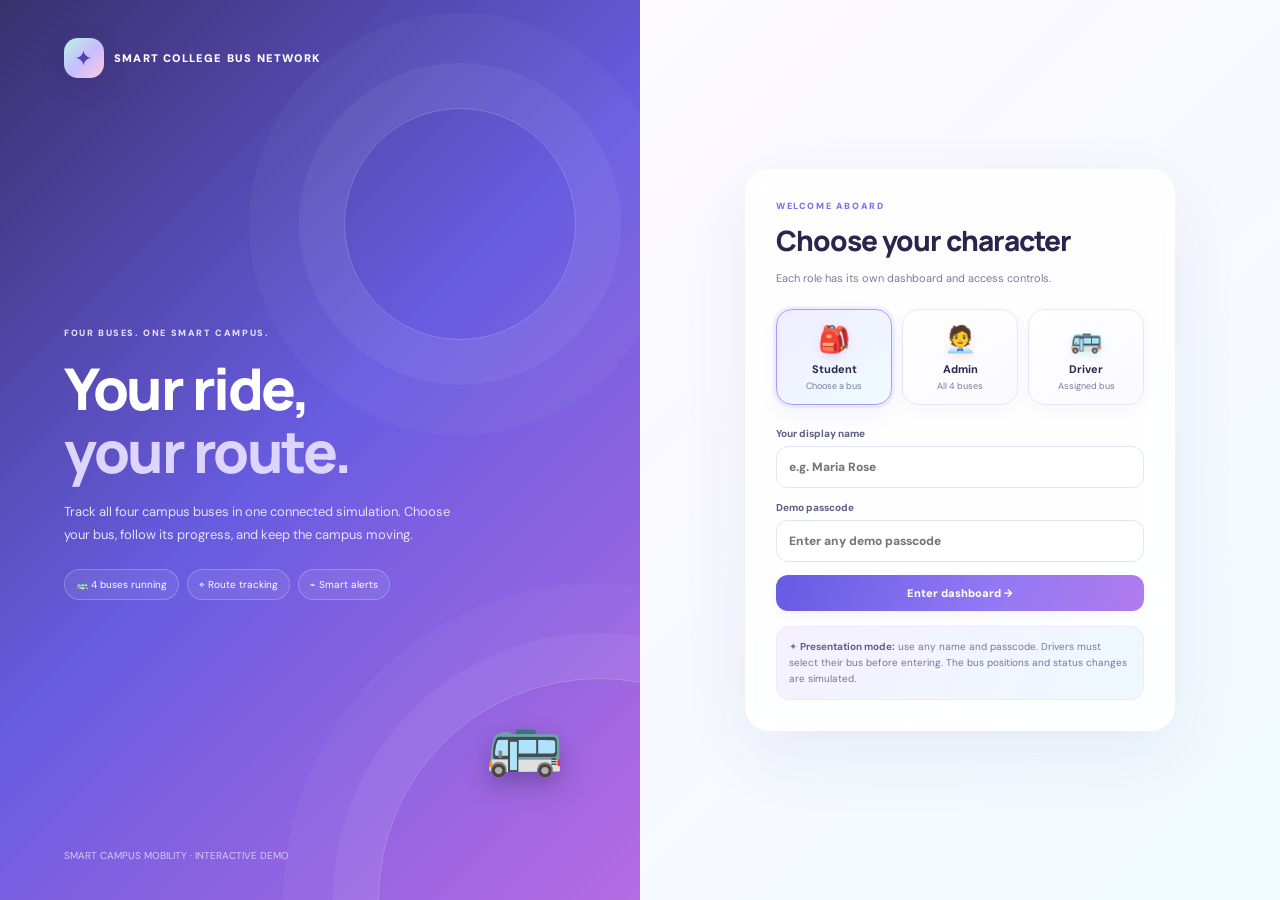
<file: public/assets/aistudio/index__13__ac2b9cfa.html>
<!doctype html>
<html lang="en"><head><meta charset="utf-8"><meta name="viewport" content="width=device-width,initial-scale=1"><title>SCBN · Four-Bus Simulation</title>
<style>
@import url('https://fonts.googleapis.com/css2?family=DM+Sans:wght@400;500;600;700&family=Manrope:wght@500;600;700;800&display=swap');
:root{--ink:#26233d;--muted:#85819b;--line:#eceaf5;--purple:#7868e8;--green:#2caf82;--orange:#e69a58;--red:#df687e;--bg:#f7f6fc}
*{box-sizing:border-box}body{margin:0;background:var(--bg);color:var(--ink);font-family:'DM Sans',system-ui,sans-serif}button,input,select,textarea{font:inherit}button{cursor:pointer}.hidden{display:none!important}.login{min-height:100vh;display:grid;grid-template-columns:1fr 1fr;background:#fff}.hero{padding:38px clamp(25px,5vw,75px);display:flex;flex-direction:column;color:white;background:linear-gradient(135deg,#302a59,#695bc9 57%,#a092f4);position:relative;overflow:hidden}.hero:before,.hero:after{content:"";position:absolute;border:1px solid #ffffff28;border-radius:50%;width:440px;height:440px;right:-180px;bottom:-220px;box-shadow:0 0 0 45px #ffffff08,0 0 0 95px #ffffff05;animation:float 10s infinite ease-in-out}.hero:after{width:230px;height:230px;right:10%;top:12%;bottom:auto}.brand{display:flex;align-items:center;gap:10px;font-weight:900;font-size:11px;letter-spacing:1.2px;position:relative}.logo{width:40px;height:40px;display:grid;place-items:center;border-radius:14px;background:linear-gradient(135deg,#c3b8ff,#7868e8);font-size:22px;box-shadow:0 8px 25px #21184455}.hero-copy{margin:auto 0;padding:50px 0;max-width:490px;position:relative}.eyebrow{font-size:9px;letter-spacing:1.6px;font-weight:900;color:#a7a1bd}.hero .eyebrow{color:#e1dbff}.hero h1{font:800 clamp(38px,4.5vw,62px)/1.08 Manrope,sans-serif;letter-spacing:-2.5px;margin:18px 0}.hero h1 em{font-style:normal;color:#ddd5ff}.hero p{font-size:13px;line-height:1.8;color:#e5e0ff;max-width:400px}.tags{display:flex;gap:8px;flex-wrap:wrap;margin-top:22px}.tags span{border:1px solid #ffffff38;background:#ffffff12;padding:8px 11px;border-radius:22px;font-size:10px}.hero-bus{position:absolute;right:12%;bottom:13%;font-size:62px;animation:busfloat 3.8s ease-in-out infinite;filter:drop-shadow(0 10px 12px #21184455)}.herofoot{font-size:10px;color:#d2cbf5;position:relative}.loginright{display:grid;place-items:center;padding:32px 24px}.loginbox{width:min(100%,430px);animation:rise .5s ease}.loginbox h2{font:800 28px Manrope,sans-serif;letter-spacing:-1px;margin:9px 0}.muted{font-size:11px;color:var(--muted);line-height:1.6}.roles{display:grid;grid-template-columns:repeat(3,1fr);gap:8px;margin:22px 0}.role{border:1px solid var(--line);background:#fff;border-radius:13px;padding:12px 4px;color:var(--ink);transition:.2s}.role:hover{transform:translateY(-2px)}.role.selected{border-color:#a89cff;background:#f7f5ff;box-shadow:0 0 0 3px #8d7cf514}.role span{display:block;font-size:26px;margin-bottom:6px}.role b{font-size:11px;display:block}.role small{display:block;color:var(--muted);font-size:9px;margin-top:4px}.field{display:flex;flex-direction:column;gap:6px;font-size:10px;font-weight:800;color:#746f8b;margin-bottom:13px}.field input,.field select,.field textarea{border:1px solid #e7e4f2;border-radius:10px;padding:12px;font-size:12px;width:100%;background:white;color:var(--ink)}.btn{border:0;border-radius:10px;padding:11px 14px;font-size:11px;font-weight:850;transition:.15s}.btn:hover{transform:translateY(-1px)}.primary{background:linear-gradient(110deg,#7868e8,#9a8bf4);color:#fff;box-shadow:0 8px 18px #7868e82b}.wide{width:100%}.soft{background:#f0edff;color:#6f60d8}.danger{background:#fff0f2;color:#c75a70}.green{background:#e7f8ef;color:#258e68}.hint{padding:12px;background:#f8f6ff;border-radius:11px;color:#8c86a5;font-size:10px;line-height:1.6;margin-top:15px}.hint b{color:#655c88}.app{display:grid;grid-template-columns:218px 1fr;min-height:100vh}.sidebar{background:#fff;border-right:1px solid var(--line);padding:22px 14px;display:flex;flex-direction:column}.sidebrand{display:flex;align-items:center;gap:9px;padding:0 7px 24px;font:900 13px Manrope}.sidebrand .logo{width:35px;height:35px;font-size:18px}.sidebrand small{display:block;font:800 8px 'DM Sans';letter-spacing:1px;color:#aaa4bf;margin-top:3px}.navlabel{font-size:9px;letter-spacing:1.5px;color:#aaa5bd;font-weight:900;margin:12px 10px}.nav{border:0;background:transparent;color:#7d7895;padding:11px 12px;border-radius:10px;text-align:left;font-size:11px;font-weight:800;margin:2px 0;width:100%}.nav.active,.nav:hover{background:#f0edff;color:var(--purple)}.sidebottom{margin-top:auto;border-top:1px solid var(--line);padding-top:13px}.userline{display:flex;align-items:center;gap:9px;padding:6px}.avatar{width:34px;height:34px;border-radius:12px;background:#eeeaff;color:var(--purple);display:grid;place-items:center;font-weight:900}.userline b{font-size:10px;display:block}.userline small{font-size:9px;color:var(--muted)}.logout{border:0;background:transparent;color:#817b99;padding:10px 6px;font-size:11px;font-weight:800}.main{padding:27px clamp(15px,3vw,38px);max-width:1650px;width:100%;margin:auto;min-width:0}.top{display:flex;justify-content:space-between;align-items:center;gap:14px;margin-bottom:20px}.top h1{font:800 26px Manrope,sans-serif;letter-spacing:-1px;margin:5px 0}.top p{font-size:11px;color:var(--muted);margin:0}.chip{border:1px solid var(--line);background:#fff;border-radius:22px;padding:8px 11px;font-size:10px;font-weight:800}.pulse{display:inline-block;width:7px;height:7px;background:#36c18b;border-radius:50%;margin-right:6px;box-shadow:0 0 0 4px #36c18b20;animation:pulse 1.7s infinite}.banner{display:flex;align-items:center;justify-content:space-between;gap:12px;background:linear-gradient(110deg,#7162df,#9d8ef5);color:#fff;border-radius:18px;padding:22px 25px;margin-bottom:15px;overflow:hidden;position:relative}.banner h2{font:800 21px Manrope;margin:7px 0}.banner p{font-size:11px;line-height:1.7;color:#e9e4ff;margin:0;max-width:590px}.banner .bus{font-size:52px;animation:busfloat 3.8s ease-in-out infinite}.stats{display:grid;grid-template-columns:repeat(4,minmax(0,1fr));gap:11px;margin-bottom:15px}.stat,.panel{background:#fff;border:1px solid var(--line);border-radius:14px;box-shadow:0 12px 35px #352a680a;min-width:0}.stat{padding:14px}.stat .ico{width:31px;height:31px;display:grid;place-items:center;background:#f0edff;color:var(--purple);border-radius:10px;margin-bottom:9px}.stat small{display:block;color:#a29db7;font-size:8px;font-weight:900;letter-spacing:1px}.stat strong{display:block;font:800 18px Manrope;margin-top:5px}.stat em{display:block;font-size:9px;color:var(--muted);font-style:normal;margin-top:4px}.layout{display:grid;grid-template-columns:minmax(0,1.4fr) minmax(290px,1fr);gap:14px;margin-bottom:14px}.panel{padding:17px}.ph{display:flex;justify-content:space-between;align-items:center;gap:10px;margin-bottom:13px}.ph h3{font:800 14px Manrope;margin:0 0 4px}.ph p{font-size:10px;color:var(--muted);margin:0}.live{font-size:9px;font-weight:900;color:#269d73;background:#edfaf4;padding:7px 9px;border-radius:20px}.map{height:350px;border:1px solid #e9e6f3;border-radius:11px;overflow:hidden;background:#f3f3fa}.map svg{width:100%;height:100%;display:block}.mapfoot{display:flex;justify-content:space-between;gap:8px;margin-top:9px;color:var(--muted);font-size:10px}.buslist{display:flex;flex-direction:column;gap:8px}.buscard{display:flex;align-items:center;gap:10px;border:1px solid var(--line);border-radius:12px;padding:11px;background:white;text-align:left;color:var(--ink);width:100%;transition:.18s}.buscard:hover,.buscard.selected{border-color:#b5aaff;background:#faf9ff}.busicon{width:38px;height:38px;border-radius:12px;background:#f0edff;display:grid;place-items:center;font-size:20px}.buscard b{font-size:11px;display:block}.buscard small{font-size:9px;color:var(--muted);display:block;margin-top:4px}.buscard .right{margin-left:auto;text-align:right}.status{display:inline-block;padding:4px 7px;border-radius:20px;font-size:8px;font-weight:900;background:#e8f8ef;color:#278b68}.status.delay{background:#fff2e4;color:#b87b37}.status.off{background:#fff0f2;color:#c65d71}.roleactions{margin-top:13px;padding-top:13px;border-top:1px solid #f1eff7}.actionrow{display:flex;gap:7px;flex-wrap:wrap}.actionrow .btn{flex:1}.callout{margin-top:12px;background:#f8f6ff;padding:11px;border-radius:10px;font-size:10px;color:#827b9e;line-height:1.5}.callout b{color:#625a84}.field textarea{min-height:68px;resize:vertical}.report{border:1px solid var(--line);border-radius:10px;padding:10px;margin-top:8px}.reporttop{display:flex;justify-content:space-between;gap:8px;font-size:10px}.report p{font-size:10px;color:#77728e;margin:7px 0}.report small{font-size:9px;color:#aaa5bd}.report button{border:0;border-radius:7px;background:#f0edff;color:#6e60d6;padding:6px 8px;font-size:9px;font-weight:800;margin:5px 5px 0 0}.notice{display:flex;gap:9px;border-bottom:1px solid #f1eff7;padding:9px 0}.ndot{width:7px;height:7px;background:#9585f2;border-radius:50%;margin-top:5px;flex-shrink:0}.notice b{font-size:10px}.notice p{font-size:9px;color:var(--muted);margin:4px 0}.notice small{font-size:8px;color:#aaa5bd}.concepts{display:grid;grid-template-columns:repeat(3,minmax(0,1fr));gap:9px}.concept{background:#fbfaff;border:1px solid #efedf8;border-radius:11px;padding:12px}.concept span{font-size:19px;color:var(--purple)}.concept b{display:block;font-size:10px;margin:6px 0}.concept p{font-size:9px;color:var(--muted);line-height:1.55;margin:0}.footer{text-align:center;color:#aaa5bc;font-size:9px;padding:23px 0 5px}.toast{position:fixed;right:18px;bottom:18px;background:#302b4e;color:white;padding:12px 16px;border-radius:11px;font-size:11px;z-index:10;opacity:0;transform:translateY(8px);transition:.2s;pointer-events:none}.toast.show{opacity:1;transform:translateY(0)}@keyframes float{50%{transform:translateY(-15px) rotate(4deg)}}@keyframes busfloat{50%{transform:translateY(-8px) rotate(2deg)}}@keyframes rise{from{opacity:0;transform:translateY(10px)}to{opacity:1;transform:translateY(0)}}@keyframes pulse{50%{box-shadow:0 0 0 6px #36c18b0d}}
@media(max-width:1000px){.app{grid-template-columns:70px 1fr}.sidebar{padding:18px 6px}.sidebrand{justify-content:center;padding:0 0 22px}.sidebrand>div:last-child,.navlabel,.nav .label,.userline>div:not(.avatar),.logout .logoutlabel{display:none}.nav{text-align:center;padding:12px 2px;font-size:0}.nav .icoNav{font-size:18px}.userline{justify-content:center}.layout{grid-template-columns:1fr}.stats{grid-template-columns:repeat(2,minmax(0,1fr))}}

/* Wider map canvas and true fullscreen layout */
#liveMapPanel:fullscreen{position:fixed;inset:0;width:100vw;height:100vh;max-width:none;margin:0;border:0;border-radius:0;padding:18px 22px;background:#f5f6fb;display:flex;flex-direction:column;overflow:hidden;z-index:9999}
#liveMapPanel:fullscreen .ph{flex:0 0 auto}
#liveMapPanel:fullscreen .map-shell{flex:1;min-height:0;display:flex}
#liveMapPanel:fullscreen .map{width:100%;height:100%;min-height:0;border-radius:14px}
#liveMapPanel:fullscreen #routeSvg{width:100%;height:100%;}
#liveMapPanel:fullscreen .routelegend,#liveMapPanel:fullscreen .mapfoot{flex:0 0 auto}
#liveMapTab .map-workspace{grid-template-columns:minmax(0,1fr)}
#liveMapTab .map{height:calc(100vh - 225px);min-height:520px}
#liveMapTab #liveMapPanel{width:100%;}
#liveMapTab #routeSvg{preserveAspectRatio:xMidYMid meet}
#studentHelpTab .help-grid{display:grid;grid-template-columns:repeat(2,minmax(0,1fr));gap:12px}
.help-contact{border:1px solid var(--line);border-radius:12px;padding:14px;background:#fff}
.help-contact b{display:block;font-size:12px;margin-bottom:6px}
.help-contact p{font-size:10px;color:var(--muted);line-height:1.6;margin:0}
.emergency-callout{background:#fff4f4;border:1px solid #ffdede;color:#a84354;border-radius:12px;padding:13px;font-size:11px;line-height:1.6;margin-bottom:14px}
@media(max-width:620px){#liveMapTab .map{height:65vh;min-height:400px}#liveMapPanel:fullscreen{padding:10px}#studentHelpTab .help-grid{grid-template-columns:1fr}}
/* Live map workspace and map controls */
.nav[data-tab="notifications"],.nav[data-tab="liveMap"]{display:block}
#notificationsPanel,#notificationsRecentPanel{display:none!important}
.map-workspace{display:grid;grid-template-columns:minmax(0,1fr);gap:14px;min-width:0}
.map-panel{min-width:0}
.map-toolbar{display:flex;gap:6px;align-items:center;flex-wrap:wrap}
.map-toolbar .btn{padding:7px 10px;font-size:10px}
.map-shell{position:relative;min-width:0}
.map{height:clamp(360px,55vh,620px);background:#f3f5ed}
.map svg{touch-action:pan-y;cursor:grab}
.map svg:active{cursor:grabbing}
.map-panel:fullscreen{background:#f7f6fc;padding:18px;overflow:auto}
.map-panel:fullscreen .map{height:calc(100vh - 150px);min-height:480px}
.map-panel:fullscreen .map svg{width:100%;height:100%}
.admin-screenbar{display:flex;gap:8px;flex-wrap:wrap;margin:0 0 15px;padding:7px;background:#fff;border:1px solid var(--line);border-radius:13px}
.admin-screenbar button{border:0;border-radius:9px;background:transparent;color:#7d7895;padding:10px 13px;font-size:11px;font-weight:850}
.admin-screenbar button.active,.admin-screenbar button:hover{background:#f0edff;color:var(--purple)}
.admin-screen{min-width:0}
#liveMapTab .map-panel{width:100%}
#liveMapTab .map{height:calc(100vh - 250px);min-height:430px}
#notificationsTab .layout{grid-template-columns:minmax(0,1.1fr) minmax(280px,1fr)}
@media(max-width:850px){.app{grid-template-columns:175px 1fr}.layout{grid-template-columns:1fr}.stats{grid-template-columns:repeat(2,minmax(0,1fr))}}
@media(max-width:620px){.app{grid-template-columns:1fr}.sidebar{position:static;padding:12px}.sidebar .navlabel,.sidebottom{display:none}.sidebar{display:grid;grid-template-columns:1fr 1fr;gap:5px}.sidebrand{grid-column:1/-1;padding-bottom:8px}.nav{margin:0}.main{padding:16px 12px}.top h1{font-size:22px}.map{height:400px}.map-toolbar{width:100%}.admin-screenbar button{flex:1}}
@media(max-width:620px){.login{grid-template-columns:1fr}.hero{min-height:330px;padding:25px}.hero-copy{padding:35px 0}.hero h1{font-size:42px}.hero-bus{font-size:42px;bottom:7%}.loginright{padding:27px 17px}.app{grid-template-columns:1fr}.sidebar{position:sticky;top:0;z-index:5;min-height:auto;flex-direction:row;align-items:center;padding:8px;gap:3px;border-right:0;border-bottom:1px solid var(--line)}.sidebrand{padding:0;margin-right:auto}.sidebrand>div:last-child{display:block}.sidebrand .logo{width:30px;height:30px}.navlabel,.sidebottom{display:none}.nav{width:auto;padding:8px}.nav .icoNav{font-size:17px}.main{padding:17px 11px}.top{align-items:flex-start;flex-direction:column}.top h1{font-size:22px}.banner{padding:17px}.banner h2{font-size:18px}.banner .bus{font-size:38px}.panel{padding:13px}.map{height:250px}.concepts{grid-template-columns:1fr}.roles{gap:5px}.role{padding:10px 2px}}
.topLogout{box-shadow:0 6px 15px #7868e81b}.routelegend{display:flex;gap:8px;flex-wrap:wrap;margin-top:9px}.legenditem{display:flex;align-items:center;gap:5px;font-size:9px;color:#77728f}.legenddot{width:18px;border-top:3px dotted currentColor}.map svg{background:linear-gradient(140deg,#f4f5fb,#eaf2f0)}.mapfoot{align-items:center}.boarding-pill{display:inline-flex;align-items:center;gap:5px;background:#e8f8ef;color:#238a67;padding:6px 9px;border-radius:20px;font-size:9px;font-weight:900}.buscard .right{min-width:85px}.stop-dot{stroke:#fff;stroke-width:2}.route-line{fill:none;stroke-width:3;stroke-dasharray:2 8;stroke-linecap:round;opacity:.55}.route-line.active{stroke-width:5;stroke-dasharray:2 8;opacity:1;filter:drop-shadow(0 2px 2px #7773)}.map-label{font-size:10px;fill:#696581;font-weight:800;paint-order:stroke;stroke:#f4f5fb;stroke-width:3px;stroke-linejoin:round}.stop-select-note{font-size:10px;color:#8d87a3}.top #topLogout{white-space:nowrap}
/* Live map workspace and map controls */
.nav[data-tab="notifications"],.nav[data-tab="liveMap"]{display:block}
#notificationsPanel,#notificationsRecentPanel{display:none!important}
.map-workspace{display:grid;grid-template-columns:minmax(0,1fr);gap:14px;min-width:0}
.map-panel{min-width:0}
.map-toolbar{display:flex;gap:6px;align-items:center;flex-wrap:wrap}
.map-toolbar .btn{padding:7px 10px;font-size:10px}
.map-shell{position:relative;min-width:0}
.map{height:clamp(360px,55vh,620px);background:#f3f5ed}
.map svg{touch-action:pan-y;cursor:grab}
.map svg:active{cursor:grabbing}
.map-panel:fullscreen{background:#f7f6fc;padding:18px;overflow:auto}
.map-panel:fullscreen .map{height:calc(100vh - 150px);min-height:480px}
.map-panel:fullscreen .map svg{width:100%;height:100%}
.admin-screenbar{display:flex;gap:8px;flex-wrap:wrap;margin:0 0 15px;padding:7px;background:#fff;border:1px solid var(--line);border-radius:13px}
.admin-screenbar button{border:0;border-radius:9px;background:transparent;color:#7d7895;padding:10px 13px;font-size:11px;font-weight:850}
.admin-screenbar button.active,.admin-screenbar button:hover{background:#f0edff;color:var(--purple)}
.admin-screen{min-width:0}
#liveMapTab .map-panel{width:100%}
#liveMapTab .map{height:calc(100vh - 250px);min-height:430px}
#notificationsTab .layout{grid-template-columns:minmax(0,1.1fr) minmax(280px,1fr)}
@media(max-width:850px){.app{grid-template-columns:175px 1fr}.layout{grid-template-columns:1fr}.stats{grid-template-columns:repeat(2,minmax(0,1fr))}}
@media(max-width:620px){.app{grid-template-columns:1fr}.sidebar{position:static;padding:12px}.sidebar .navlabel,.sidebottom{display:none}.sidebar{display:grid;grid-template-columns:1fr 1fr;gap:5px}.sidebrand{grid-column:1/-1;padding-bottom:8px}.nav{margin:0}.main{padding:16px 12px}.top h1{font-size:22px}.map{height:400px}.map-toolbar{width:100%}.admin-screenbar button{flex:1}}
@media(max-width:620px){.top>div:last-child{width:100%;justify-content:space-between}}

/* SCBN visual refresh: cheerful campus palette, richer surfaces, and friendly depth. */
:root{--ink:#252647;--muted:#777c9c;--line:#e5e8f6;--purple:#7164ed;--green:#25ad83;--orange:#ed9b52;--red:#e56883;--bg:#f4f6ff}
body{background:radial-gradient(ellipse at 8% 0%,#f0eaff 0,transparent 32%),radial-gradient(ellipse at 100% 18%,#e2f8f1 0,transparent 30%),#f6f7ff;color:var(--ink)}
button{transition:transform .18s ease,box-shadow .18s ease,filter .18s ease}
button:focus-visible,input:focus-visible,select:focus-visible,textarea:focus-visible{outline:3px solid #a69cff;outline-offset:2px}
.login{background:linear-gradient(120deg,#fff 0%,#fcfbff 54%,#f5faff 100%)}
.hero{background:linear-gradient(145deg,#28264f 0%,#6558d7 52%,#9a79ef 100%)}
.hero:before,.hero:after{border-color:#ffffff38;box-shadow:0 0 0 45px #ffffff0d,0 0 0 95px #ffffff08}
.logo{background:linear-gradient(135deg,#ffe08a,#ffadbb 45%,#9e91ff);color:#302954;box-shadow:0 8px 24px #21184435}
.loginbox{background:#ffffffd9;border:1px solid #fff;border-radius:24px;padding:clamp(20px,3vw,30px);box-shadow:0 24px 70px #39326f13;backdrop-filter:blur(12px)}
.loginbox .eyebrow{color:#8173e7}
.roles{gap:10px}
.role{border-color:#e7e5f8;background:linear-gradient(180deg,#fff,#fbfaff);border-radius:16px;box-shadow:0 5px 16px #514b8410}
.role:nth-child(1) span{filter:drop-shadow(0 4px 3px #f8c9a9)}.role:nth-child(2) span{filter:drop-shadow(0 4px 3px #b9b4ff)}.role:nth-child(3) span{filter:drop-shadow(0 4px 3px #9de6cf)}
.role.selected{border-color:#8b7df4;background:linear-gradient(145deg,#f1efff,#fff6fb);box-shadow:0 0 0 3px #8b7df41c,0 10px 22px #7164ed17}
.role:hover{box-shadow:0 12px 24px #7164ed1c}
.field{color:#5f6085}.field input,.field select,.field textarea{border-color:#e2e5f4;background:#fff;box-shadow:inset 0 1px 2px #27264b06;transition:border-color .18s,box-shadow .18s}.field input:focus,.field select:focus,.field textarea:focus{border-color:#8d82f2;box-shadow:0 0 0 4px #8d82f21a;outline:0}
.primary{background:linear-gradient(110deg,#675be2,#9178f4 58%,#b17bec);box-shadow:0 9px 20px #7868e83b}.primary:hover{box-shadow:0 12px 25px #7868e84d;filter:saturate(1.08)}
.soft{background:linear-gradient(135deg,#f0edff,#e7f4ff);color:#6256cb}.green{background:linear-gradient(135deg,#e4fbef,#d7f7ed);color:#168560}.danger{background:linear-gradient(135deg,#fff0f3,#ffe8ee);color:#bf4d68}
.hint{background:linear-gradient(115deg,#f5f1ff,#eef8ff);border:1px solid #ece8ff;color:#797598}
.app{background:transparent}.sidebar{background:linear-gradient(180deg,#fff 0%,#fbfaff 65%,#f4f7ff 100%);border-right:1px solid #e4e6f4;box-shadow:8px 0 30px #38336b08}
.sidebrand .logo{border-radius:13px}.nav{border:1px solid transparent;transition:background .18s,color .18s,transform .18s}.nav.active,.nav:hover{background:linear-gradient(100deg,#eeeaff,#f1f6ff);border-color:#e3defe;color:#6558d9;box-shadow:0 5px 14px #6558d90b}.nav:hover{transform:translateX(2px)}
.avatar{background:linear-gradient(135deg,#dcd7ff,#c8f4e7);color:#5144b7;border-radius:13px}
.main{max-width:1800px}.top h1{color:#28264f}.top .chip{box-shadow:0 5px 14px #3e39700b}
.banner{background:linear-gradient(110deg,#5d56d8 0%,#8271ee 52%,#c17be6 100%);box-shadow:0 15px 35px #7868e822}.banner:after{content:"";position:absolute;width:180px;height:180px;border:1px solid #ffffff30;border-radius:50%;right:8%;top:-95px;box-shadow:0 0 0 24px #ffffff0b,0 0 0 50px #ffffff08;pointer-events:none}.banner .bus{filter:drop-shadow(0 9px 10px #2b215b40)}
.stat,.panel{border-color:#e7e9f6;box-shadow:0 12px 30px #3532630a,0 2px 5px #35326304;transition:box-shadow .2s,border-color .2s,transform .2s}.stat:hover{transform:translateY(-2px);box-shadow:0 16px 32px #35326312;border-color:#dcd8ff}.stat:nth-child(1) .ico{background:linear-gradient(135deg,#e8e4ff,#f1e9ff);color:#6e5fe0}.stat:nth-child(2) .ico{background:linear-gradient(135deg,#dff9ed,#e8fbf4);color:#199b70}.stat:nth-child(3) .ico{background:linear-gradient(135deg,#fff0db,#fff7e9);color:#d88737}.stat:nth-child(4) .ico{background:linear-gradient(135deg,#ffe6ec,#fff0f3);color:#d65e7a}
.ph h3{color:#302d56}.live{background:linear-gradient(100deg,#e1faef,#e8fbf5);color:#18865f;border:1px solid #d1f4e4}
.map{border-color:#dfe5f4;box-shadow:inset 0 0 0 1px #ffffff80,0 8px 24px #31315f0a;background:#eef3ef}.map svg{background:linear-gradient(140deg,#f4f5fb,#e7f5ef)}
.buscard{border-color:#e7e9f5;background:linear-gradient(110deg,#fff,#fdfcff)}.buscard:hover,.buscard.selected{border-color:#aaa0fb;background:linear-gradient(110deg,#f4f1ff,#f1fbff);box-shadow:0 7px 18px #7164ed12;transform:translateY(-1px)}.buscard:nth-child(4n+1) .busicon{background:linear-gradient(135deg,#e7e3ff,#f1e9ff)}.buscard:nth-child(4n+2) .busicon{background:linear-gradient(135deg,#dff9ed,#e8fbf4)}.buscard:nth-child(4n+3) .busicon{background:linear-gradient(135deg,#fff0db,#fff7e9)}.buscard:nth-child(4n) .busicon{background:linear-gradient(135deg,#ffe6ec,#fff0f3)}
.status{background:#e1f8ed;color:#16855e}.status.delay{background:#fff0d9;color:#b87627}.status.off{background:#ffe8ee;color:#bd4f69}
.callout{background:linear-gradient(110deg,#f4f0ff,#eef8ff);border:1px solid #e8e5ff}.notice{border-bottom-color:#ececf7}.ndot{box-shadow:0 0 0 4px #9585f21b}.report{background:linear-gradient(120deg,#fff,#fcfbff);border-color:#e7e8f5}.report button{background:#efedff;color:#6458d1}.report button:hover{background:#e1dcff}
.concept{background:linear-gradient(145deg,#fff,#faf8ff);border-color:#ece8fc}.concept:nth-child(3n+2){background:linear-gradient(145deg,#fff,#f2fbff)}.concept:nth-child(3n){background:linear-gradient(145deg,#fff,#f0fcf6)}
.help-contact{background:linear-gradient(145deg,#fff,#fbfaff);border-color:#e7e8f5;box-shadow:0 8px 22px #35326308}.help-contact:nth-child(2){background:linear-gradient(145deg,#fff,#f2fbff)}.emergency-callout{background:linear-gradient(110deg,#fff0f2,#fff7ed);border-color:#ffdde4}
.admin-screenbar{background:linear-gradient(110deg,#fff,#faf9ff);border-color:#e7e7f5;box-shadow:0 7px 20px #35326308}.admin-screenbar button.active,.admin-screenbar button:hover{background:linear-gradient(100deg,#eae6ff,#edf5ff);color:#5d51ce;box-shadow:0 3px 9px #7164ed12}
.chip{border-color:#e6e8f5}.boarding-pill{background:linear-gradient(100deg,#def9eb,#e8fbf5);color:#188660}.toast{background:linear-gradient(110deg,#302b58,#5749a8);box-shadow:0 12px 32px #29234b35;border:1px solid #ffffff20}
@media(min-width:1200px){.main{padding-left:clamp(28px,3vw,52px);padding-right:clamp(28px,3vw,52px)}.panel{padding:19px}.stat{padding:16px}}
@media(prefers-reduced-motion:reduce){*,*::before,*::after{animation-duration:.01ms!important;animation-iteration-count:1!important;scroll-behavior:auto!important;transition-duration:.01ms!important}}


/* SCBN playful, polished visual refresh — presentation-only overrides */
:root{--ink:#28264d;--muted:#777b9b;--line:#e6e8f5;--purple:#7164ed;--green:#21ad83;--orange:#ec9950;--red:#e76582;--bg:#f5f7ff}
body{background:radial-gradient(ellipse at 6% 0%,#eeeaff 0,transparent 30%),radial-gradient(ellipse at 96% 8%,#e4fbf3 0,transparent 27%),#f7f8ff}
.login{background:linear-gradient(135deg,#fff 0%,#faf8ff 50%,#f0fbff 100%)}
.hero{background:linear-gradient(135deg,#39306d 0%,#685ce0 48%,#b66be2 100%)}
.logo{background:linear-gradient(135deg,#b9f4e1,#c7bdff 52%,#ffcae0);color:#5142b8;box-shadow:0 9px 24px #35265b32}
.role{border-radius:16px;background:linear-gradient(145deg,#fff,#faf9ff);box-shadow:0 5px 15px #39316b09}
.role:nth-child(1) span{filter:drop-shadow(0 3px 4px #d4a3ff55)}.role:nth-child(2) span{filter:drop-shadow(0 3px 4px #f4bb8255)}.role:nth-child(3) span{filter:drop-shadow(0 3px 4px #8ddfc555)}
.role.selected{background:linear-gradient(145deg,#f1edff,#eefbff);border-color:#a89bff;box-shadow:0 0 0 3px #8d7cf51b,0 9px 20px #7164ed13}
.field input,.field select,.field textarea{border-radius:12px}
.btn{border-radius:12px;box-shadow:0 4px 12px #3832630b}
.btn:focus-visible,.nav:focus-visible,.buscard:focus-visible{outline:3px solid #a79aff;outline-offset:2px}
.app{background:linear-gradient(135deg,#f8f9ff 0%,#f6fbff 48%,#f5fbf8 100%)}
.sidebar{background:linear-gradient(180deg,#fff 0%,#fcfaff 44%,#f0fbff 100%);border-right:1px solid #e4e6f5;box-shadow:8px 0 28px #37316d0a}
.sidebrand{padding-bottom:27px}.sidebrand .logo{box-shadow:0 6px 15px #6654cf24}
.nav{border-radius:12px;padding:12px 12px;margin:3px 0;font-size:11px}
.nav .icoNav{display:inline-grid;place-items:center;width:24px;height:24px;margin-right:5px;border-radius:8px;background:#f0edff;color:#6d60d9;vertical-align:middle}
.nav:nth-of-type(2) .icoNav{background:#e5f9ef;color:#188c67}.nav:nth-of-type(3) .icoNav{background:#fff0df;color:#bd7a2c}
.nav.active,.nav:hover{background:linear-gradient(105deg,#ece8ff,#e9f8ff);border-color:#e2ddff;box-shadow:0 5px 14px #6558d90e}
.main{padding-top:29px}.top{padding:0 0 6px}.top h1{letter-spacing:-1.2px}.top .chip{background:linear-gradient(100deg,#fff,#f4f2ff);border-color:#e5e1fb}
.banner{border:1px solid #ffffff55;background:linear-gradient(110deg,#5b53d5 0%,#7d70ed 46%,#bd78df 100%);border-radius:21px;box-shadow:0 14px 32px #7868e826;padding:24px 27px}
.banner .eyebrow{letter-spacing:1.8px}.banner h2{letter-spacing:-.5px}.banner .bus{font-size:58px;filter:drop-shadow(0 10px 10px #29215c40)}
.stats{gap:13px}.stat,.panel{border-radius:17px;background:linear-gradient(145deg,#fff 0%,#fdfdff 100%);border-color:#e6e8f6;box-shadow:0 9px 24px #37326308,0 2px 5px #37326304}
.stat{position:relative;overflow:hidden;padding:16px}.stat:after{content:"";position:absolute;width:72px;height:72px;right:-29px;top:-32px;border-radius:50%;background:#f1eeff;opacity:.7}.stat:nth-child(2):after{background:#e2fbf0}.stat:nth-child(3):after{background:#fff1df}.stat:nth-child(4):after{background:#ffeaf0}.stat .ico{position:relative;z-index:1;border-radius:12px;width:36px;height:36px;font-size:17px}
.stat strong{font-size:20px;letter-spacing:-.5px}.stat small{letter-spacing:1.1px}
.panel{padding:19px}.ph{margin-bottom:15px}.ph h3{font-size:14px;letter-spacing:-.2px}.ph p{line-height:1.5}
.map{border-radius:15px;border-color:#dce4f2;box-shadow:inset 0 0 0 1px #ffffffaa,0 9px 24px #32315f0b;background:#eef4ef}
.buscard{border-radius:14px;padding:12px;border-color:#e7e9f5;box-shadow:0 3px 10px #34315e05}.buscard b{letter-spacing:-.1px}.busicon{border-radius:13px;box-shadow:inset 0 1px 0 #ffffffa8}
.status{letter-spacing:.2px}.report{border-radius:13px;padding:12px;background:linear-gradient(120deg,#fff,#fbfbff);box-shadow:0 3px 10px #35326304}.reporttop b{line-height:1.5}.notice{padding:12px 10px;border-radius:10px;border-bottom:1px solid #f0eff8}.notice:nth-child(odd){background:#fcfbff}.notice:nth-child(even){background:#f8fcff}.ndot{margin-left:2px}
.callout,.hint{border-radius:13px}.help-contact{border-radius:15px}.emergency-callout{border-radius:15px}.admin-screenbar{border-radius:15px;padding:8px}.admin-screenbar button{border-radius:10px}
input,select,textarea{accent-color:#7164ed}button{transition:transform .18s ease,box-shadow .18s ease,background .18s ease,border-color .18s ease}button:active{transform:translateY(1px)}
.toast{border-radius:14px;backdrop-filter:blur(12px)}
@media(min-width:1450px){.main{max-width:1900px;padding-left:clamp(36px,3.2vw,64px);padding-right:clamp(36px,3.2vw,64px)}.map{height:clamp(350px,36vw,560px)}}
@media(max-width:900px){.app{grid-template-columns:185px minmax(0,1fr)}.sidebar{padding:17px 10px}.main{padding:20px 14px}.stats{grid-template-columns:repeat(2,minmax(0,1fr))}.layout{grid-template-columns:minmax(0,1fr)}}
@media(max-width:620px){.app{grid-template-columns:1fr}.sidebar{position:relative;border-right:0;border-bottom:1px solid var(--line);padding:12px}.sidebrand{padding-bottom:10px}.navlabel{margin:6px 8px}.nav{display:inline-flex;width:auto;margin:2px;padding:9px}.sidebottom{margin-top:10px}.main{padding:16px 12px}.top{align-items:flex-start}.top h1{font-size:22px}.banner{padding:18px}.banner .bus{font-size:40px}.panel{padding:13px}.map{height:330px}.login{grid-template-columns:1fr}.hero{min-height:290px;padding:24px}.hero-copy{padding:30px 0}.hero h1{font-size:42px}.hero-bus{font-size:42px;right:8%;bottom:10%}.loginright{padding:28px 18px}.stats{gap:9px}.stat{padding:12px}}


/* Interactive polish: motion, feedback, and live-state cues */
:root{scroll-behavior:smooth}
@keyframes softFloat{0%,100%{transform:translateY(0)}50%{transform:translateY(-4px)}}
@keyframes livePulse{0%{box-shadow:0 0 0 0 rgba(44,175,130,.35)}70%{box-shadow:0 0 0 7px rgba(44,175,130,0)}100%{box-shadow:0 0 0 0 rgba(44,175,130,0)}}
@keyframes gentleGlow{0%,100%{filter:drop-shadow(0 0 0 rgba(120,104,232,0))}50%{filter:drop-shadow(0 0 7px rgba(120,104,232,.25))}}
@keyframes arriveIn{from{opacity:0;transform:translateY(8px)}to{opacity:1;transform:translateY(0)}}
.panel,.stat,.report,.notice,.buscard,.banner,.loginbox{animation:arriveIn .35s ease both}
.stat:hover,.report:hover,.notice:hover,.buscard:hover{transform:translateY(-3px);box-shadow:0 12px 28px rgba(70,56,130,.10)}
.nav{position:relative;overflow:hidden}.nav::after{content:"";position:absolute;inset:0;background:linear-gradient(100deg,transparent,rgba(255,255,255,.28),transparent);transform:translateX(-120%);transition:transform .45s ease;pointer-events:none}.nav:hover::after{transform:translateX(120%)}
.btn,.role,.logout{transition:transform .18s ease,box-shadow .18s ease,filter .18s ease}.btn:hover,.role:hover,.logout:hover{transform:translateY(-2px);filter:saturate(1.08);box-shadow:0 8px 18px rgba(82,67,160,.14)}
.pulse{animation:livePulse 2s infinite}.map svg{overflow:visible}.map-live-badge{animation:gentleGlow 2.5s ease-in-out infinite}
#markers g{transition:transform .6s linear}#markers g:hover{filter:drop-shadow(0 0 7px rgba(38,35,61,.25))}
#routeLines polyline{stroke-linecap:round;stroke-linejoin:round;stroke-dasharray:2 8;animation:routeFlow 22s linear infinite}
@keyframes routeFlow{to{stroke-dashoffset:-200}}
input:focus,select:focus,textarea:focus{outline:3px solid rgba(120,104,232,.16);border-color:var(--purple)!important}
button:focus-visible{outline:3px solid rgba(120,104,232,.45);outline-offset:2px}
.live-clock{font-variant-numeric:tabular-nums;font-weight:700;color:var(--purple)}
@media(prefers-reduced-motion:reduce){*,*::before,*::after{animation-duration:.01ms!important;animation-iteration-count:1!important;scroll-behavior:auto!important;transition-duration:.01ms!important}}


/* Networking concepts / connectivity monitor */
.connectivity-chip{display:inline-flex;align-items:center;gap:8px;background:linear-gradient(100deg,#edfff7,#f4fffb);border:1px solid #bcefd9;color:#087954;box-shadow:0 5px 15px #1b9b6b12;padding:8px 12px;white-space:nowrap}
.connectivity-chip small{font-size:10px;font-weight:700;color:#57967f}.connectivity-chip:hover{border-color:#78d9b2;box-shadow:0 7px 18px #1b9b6b1c}.connectivity-chip .pulse{flex-shrink:0}.connectivity-chip.partial{background:#fff8e9;border-color:#f4d59c;color:#a66b12}.connectivity-chip.partial .pulse{background:#e6a33a;box-shadow:0 0 0 4px #e6a33a22}.connectivity-chip.offline{background:#fff0f3;border-color:#f5c4ce;color:#b64760}.connectivity-chip.offline .pulse{background:#df6079;box-shadow:0 0 0 4px #df607922}
.network-backdrop{position:fixed;inset:0;background:#22204455;backdrop-filter:blur(3px);z-index:80}.network-panel{position:fixed;z-index:81;right:20px;top:76px;width:min(670px,calc(100vw - 28px));max-height:calc(100vh - 96px);overflow:auto;padding:22px;border:1px solid #e1e5f2;border-radius:22px;background:linear-gradient(145deg,#fff,#f8fbff);box-shadow:0 28px 90px #25234b35;animation:rise .22s ease}.network-panel-head{display:flex;align-items:flex-start;justify-content:space-between;gap:14px}.network-panel-head h2{font:800 20px Manrope,sans-serif;letter-spacing:-.6px;margin:5px 0}.network-panel-head p{font-size:11px;color:var(--muted);line-height:1.6;margin:0;max-width:470px}.network-close{border:0;border-radius:11px;background:#f0edff;color:#6558d9;width:34px;height:34px;font-size:23px;flex-shrink:0}.network-status-card{display:flex;align-items:center;gap:11px;margin:18px 0 13px;padding:13px;border:1px solid #c9f0df;border-radius:15px;background:linear-gradient(110deg,#edfff7,#f5fffb)}.network-status-icon{width:35px;height:35px;display:grid;place-items:center;border-radius:12px;background:#d5f8e8;color:#15996c;font-size:18px}.network-status-copy{display:flex;flex-direction:column;gap:4px;flex:1}.network-status-copy b{font-size:12px;color:#166b51}.network-status-copy span{font-size:10px;color:#5b8a7a}.network-badge{font-size:8px;letter-spacing:.8px;font-weight:900;padding:6px 8px;border-radius:20px;background:#dff8eb;color:#19865f}.network-metrics{display:grid;grid-template-columns:repeat(4,minmax(0,1fr));gap:8px}.network-metrics>div{padding:11px;border:1px solid #e8eaf5;background:#fff;border-radius:12px;min-width:0}.network-metrics small{display:block;font-size:8px;font-weight:900;letter-spacing:.5px;color:#8a8daa;line-height:1.5}.network-metrics b{display:block;font:800 15px Manrope,sans-serif;color:#34315e;margin-top:6px;overflow-wrap:anywhere}.network-section-title{font:800 13px Manrope,sans-serif;margin:19px 0 10px;color:#333158}.network-concepts{display:grid;grid-template-columns:1fr 1fr;gap:9px}.network-concepts article{display:flex;gap:10px;padding:12px;border:1px solid #e8eaf5;border-radius:13px;background:#fff}.network-concepts article>span{flex-shrink:0;width:30px;height:30px;display:grid;place-items:center;border-radius:10px;background:#efedff;color:#6a5cdd;font-size:17px}.network-concepts article:nth-child(3n+2)>span{background:#e3f9f0;color:#188b68}.network-concepts article:nth-child(3n)>span{background:#fff0df;color:#b9782d}.network-concepts b{font-size:10px;display:block;margin:1px 0 5px}.network-concepts p{font-size:9px;color:var(--muted);line-height:1.55;margin:0}.network-disclaimer{font-size:9px;line-height:1.6;color:#807c9b;padding:10px 12px;border-radius:11px;background:#f3f2fa;margin:13px 0}.network-panel-actions{display:flex;justify-content:flex-end;gap:8px}.network-panel.refreshing .network-status-icon{animation:pulse 1s infinite}.network-panel.is-partial .network-status-card{background:#fff8e9;border-color:#f4d59c}.network-panel.is-partial .network-status-icon{background:#fff0cf;color:#ad7519}.network-panel.is-offline .network-status-card{background:#fff0f3;border-color:#f5c4ce}.network-panel.is-offline .network-status-icon{background:#ffe0e7;color:#b64760}
@media(max-width:620px){.network-panel{top:10px;right:10px;max-height:calc(100vh - 20px);padding:16px}.network-metrics{grid-template-columns:repeat(2,minmax(0,1fr))}.network-concepts{grid-template-columns:1fr}.connectivity-chip{font-size:9px;padding:8px}.top>div:last-child{flex-wrap:wrap}}
</style></head><body>
<section class="login" id="login">
 <div class="hero"><div class="brand"><div class="logo">✦</div> SMART COLLEGE BUS NETWORK</div><div class="hero-copy"><div class="eyebrow">FOUR BUSES. ONE SMART CAMPUS.</div><h1>Your ride,<br><em>your route.</em></h1><p>Track all four campus buses in one connected simulation. Choose your bus, follow its progress, and keep the campus moving.</p><div class="tags"><span>🚌 4 buses running</span><span>⌖ Route tracking</span><span>⌁ Smart alerts</span></div></div><div class="hero-bus">🚌</div><div class="herofoot">SMART CAMPUS MOBILITY · INTERACTIVE DEMO</div></div>
 <div class="loginright"><div class="loginbox"><div class="eyebrow">WELCOME ABOARD</div><h2>Choose your character</h2><p class="muted">Each role has its own dashboard and access controls.</p><div class="roles"><button class="role selected" data-role="student"><span>🎒</span><b>Student</b><small>Choose a bus</small></button><button class="role" data-role="admin"><span>🧑‍💼</span><b>Admin</b><small>All 4 buses</small></button><button class="role" data-role="driver"><span>🚌</span><b>Driver</b><small>Assigned bus</small></button></div>
 <form id="loginForm"><label class="field">Your display name<input id="name" placeholder="e.g. Maria Rose" maxlength="35" required></label><div id="busChoice" class="hidden"><label class="field">Choose your bus (one driver per bus)<select id="driverBus"><option value="B1">BUS-01 · Town Route</option><option value="B2">BUS-02 · East Route</option><option value="B3">BUS-03 · West Route</option><option value="B4">BUS-04 · North Route</option></select></label></div><label class="field">Demo passcode<input id="pass" type="password" placeholder="Enter any demo passcode" required></label><button class="btn primary wide" type="submit">Enter dashboard →</button></form><div class="hint">✦ <b>Presentation mode:</b> use any name and passcode. Drivers must select their bus before entering. The bus positions and status changes are simulated.</div></div></div>
</section>
<section class="app hidden" id="app">
 <aside class="sidebar"><div class="sidebrand"><div class="logo">✦</div><div>SCBN<small>SMART COLLEGE BUS</small></div></div><div class="navlabel">WORKSPACE</div><button class="nav active" data-tab="overview"><span class="icoNav">⌂</span> <span class="label" id="overviewNavLabel">Overview</span></button><button class="nav hidden" id="manifestNav" data-tab="manifest"><span class="icoNav">☷</span> <span class="label">Passenger Manifest</span></button><button class="nav hidden" id="studentHelpNav" data-tab="studentHelp"><span class="icoNav">☎</span> <span class="label">Emergency Help</span></button><button class="nav" data-tab="liveMap"><span class="icoNav">⌖</span> <span class="label">Live Map</span></button><button class="nav hidden" id="notificationsNav" data-tab="notifications"><span class="icoNav">♧</span> <span class="label">Notifications</span></button><button class="nav" data-tab="reports"><span class="icoNav">⚑</span> <span class="label">Reports</span></button><div class="sidebottom"><div class="userline"><div class="avatar" id="avatar">S</div><div><b id="userDisplay">Student</b><small id="roleDisplay">Student</small></div></div><button class="logout hidden" id="logout">↪ <span class="logoutlabel">Switch character / Logout</span></button></div></aside>
 <main class="main"><header class="top"><div><div class="eyebrow" id="roleEyebrow">STUDENT SPACE</div><h1 id="welcome">STUDENT DASHBOARD</h1><p id="subtitle">Your campus commute, all in one place.</p></div><div style="display:flex;align-items:center;gap:8px;flex-wrap:wrap"><button class="chip connectivity-chip" id="connectivityBtn" aria-haspopup="dialog" aria-controls="networkPanel"><span class="pulse" id="connectivityDot"></span><span id="connectivityLabel">Network: Connected</span><small id="connectivityLatency">(194 ms)</small></button><button class="btn soft" id="refreshDataBtn" title="Refresh simulated network data">↻ Refresh Data</button><button class="btn green hidden" id="demoValuesBtn">＋ Use demo values</button><button class="btn soft" id="topLogout">↪ Log out</button></div></header>
 <section class="banner"><div><div class="eyebrow" style="color:#e7e0ff" id="bannerEyebrow">YOUR RIDE, AT A GLANCE</div><h2 id="bannerTitle">Four buses. One connected campus.</h2><p id="bannerText">Select a bus to see its current simulated status.</p></div><div class="bus">🚌</div></section>
 <section class="stats"><div class="stat"><div class="ico">🚌</div><small id="stat1Label">SELECTED BUS</small><strong id="statBus">BUS-01</strong><em id="statBusSub">Town Route</em></div><div class="stat"><div class="ico">◷</div><small>ESTIMATED ARRIVAL</small><strong id="statEta">18 min</strong><em>Simulated estimate</em></div><div class="stat"><div class="ico">↗</div><small>CURRENT STATUS</small><strong id="statStatus">On route</strong><em id="statStatusSub">Last update just now</em></div><div class="stat"><div class="ico">⌁</div><small>NETWORK</small><strong id="statNetwork">Connected</strong><em id="statNetworkSub">Simulation updates active</em></div></section>
 <section id="overviewTab" class="tab">
  <div class="admin-screenbar hidden" id="adminScreenbar"><button class="active" data-admin-screen="fleet">▦ Overview</button><button data-admin-screen="map">⌖ Live map</button><button data-admin-screen="notifications">♧ Notifications</button></div>
  <div class="layout"><div id="mapPanelSlot"></div><section class="panel map-panel" id="liveMapPanel"><div class="ph"><div><h3 id="mapHeading">Live bus map</h3><p>Zoom, expand, and follow each bus along its route</p></div><div class="map-toolbar"><button class="btn soft" id="zoomOut" title="Zoom out">−</button><button class="btn soft" id="zoomReset" title="Reset zoom">Reset</button><button class="btn soft" id="zoomIn" title="Zoom in">+</button><button class="btn primary" id="mapFullscreen">⛶ Full screen</button><span class="live" id="mapLive">● 4 BUSES ACTIVE</span></div></div><div class="map-shell"><div class="map" id="mapViewport"><svg id="routeSvg" viewBox="0 0 1200 520" preserveAspectRatio="xMidYMid slice"><defs>
<pattern id="grid" width="42" height="42" patternUnits="userSpaceOnUse"><path d="M42 0H0V42" fill="none" stroke="#e3e8e2" stroke-width="1"/></pattern>
<pattern id="blocks" width="170" height="125" patternUnits="userSpaceOnUse"><rect x="12" y="12" width="62" height="32" rx="6" fill="#e7eee3"/><rect x="88" y="20" width="66" height="44" rx="6" fill="#e9eee5"/><rect x="24" y="66" width="42" height="42" rx="6" fill="#e9eee5"/></pattern></defs>
<rect width="1200" height="520" fill="#f3f5ed"/><rect width="1200" height="520" fill="url(#grid)"/><rect width="1200" height="520" fill="url(#blocks)" opacity=".78"/>
<!-- parks and campus green spaces -->
<g fill="#b8d9aa" opacity=".92"><path d="M410 72l75 -25 45 37 -18 53 -80 2z"/><path d="M780 335l78 -24 42 42 -25 54 -78 -7z"/><path d="M130 255l58 -21 35 30 -20 43 -64 -5z"/><path d="M965 125l60 -22 34 35 -18 43 -63 -4z"/><path d="M280 430l55 -19 30 26 -22 37 -59 -2z"/></g>
<!-- wide road network: casing then road surface -->
<g fill="none" stroke-linecap="round" stroke-linejoin="round">
<g stroke="#dce8d5" stroke-width="42"><path d="M-30 395 C90 365 180 420 290 365 S475 285 600 260"/><path d="M160 -30 C205 55 260 112 345 152 S490 225 600 260"/><path d="M150 550 C205 475 275 410 360 350 S505 285 600 260"/><path d="M950 -30 C920 65 855 122 790 166 S670 225 600 260"/><path d="M1230 120 C1090 145 1005 210 905 225 S720 248 600 260"/><path d="M1230 455 C1080 410 970 365 870 330 S710 278 600 260"/></g>
<g stroke="#fff" stroke-width="34"><path d="M-30 395 C90 365 180 420 290 365 S475 285 600 260"/><path d="M160 -30 C205 55 260 112 345 152 S490 225 600 260"/><path d="M150 550 C205 475 275 410 360 350 S505 285 600 260"/><path d="M950 -30 C920 65 855 122 790 166 S670 225 600 260"/><path d="M1230 120 C1090 145 1005 210 905 225 S720 248 600 260"/><path d="M1230 455 C1080 410 970 365 870 330 S710 278 600 260"/></g>
<g stroke="#cbd4c8" stroke-width="1.7" stroke-dasharray="8 10"><path d="M-30 395 C90 365 180 420 290 365 S475 285 600 260"/><path d="M160 -30 C205 55 260 112 345 152 S490 225 600 260"/><path d="M150 550 C205 475 275 410 360 350 S505 285 600 260"/><path d="M950 -30 C920 65 855 122 790 166 S670 225 600 260"/><path d="M1230 120 C1090 145 1005 210 905 225 S720 248 600 260"/><path d="M1230 455 C1080 410 970 365 870 330 S710 278 600 260"/></g>
<!-- cross streets -->
<g stroke="#fff" stroke-width="17"><path d="M-20 160 C180 120 300 180 440 160 S760 120 1220 40"/><path d="M-20 300 C180 270 300 300 430 270 S780 300 1220 360"/><path d="M360 -20 C390 75 420 130 460 180 S540 230 600 260"/><path d="M600 540 C630 450 700 390 760 330 S880 250 1010 205"/><path d="M20 500 C120 460 200 465 280 430"/><path d="M720 -20 C690 70 680 130 700 180"/></g>
<g stroke="#cbd4c8" stroke-width="1.4" stroke-dasharray="7 9"><path d="M-20 160 C180 120 300 180 440 160 S760 120 1220 40"/><path d="M-20 300 C180 270 300 300 430 270 S780 300 1220 360"/><path d="M360 -20 C390 75 420 130 460 180 S540 230 600 260"/><path d="M600 540 C630 450 700 390 760 330 S880 250 1010 205"/><path d="M20 500 C120 460 200 465 280 430"/><path d="M720 -20 C690 70 680 130 700 180"/></g></g>
<g fill="#75866e" font-size="13" font-weight="700"><text x="145" y="285">Green Park</text><text x="790" y="380">Campus Gardens</text><text x="405" y="105">Residential Area</text><text x="970" y="155">Sports Ground</text><text x="280" y="460">West Market</text><text x="850" y="195">East Junction</text><text x="450" y="225">College Road</text></g>
<g id="routeLines"></g><g id="routeStops"></g><g id="markers"></g><g id="sharedGate"><circle cx="600" cy="260" r="25" fill="#2caf82" opacity=".17"/><circle cx="600" cy="260" r="12" fill="#2caf82" stroke="#fff" stroke-width="4"/><text class="map-label" x="620" y="286" text-anchor="start" style="font-size:14px">COLLEGE GATE</text></g>
<g fill="#9690b0" font-size="11" font-weight="700"><text x="26" y="490">SIMULATED BUS NETWORK · NOT REAL GPS</text><text x="1000" y="490">SCBN DEMO</text></g></svg></div></div><div class="routelegend"><span class="legenditem" style="color:#7868e8"><span class="legenddot"></span> Town</span><span class="legenditem" style="color:#2caf82"><span class="legenddot"></span> East</span><span class="legenditem" style="color:#e69a58"><span class="legenddot"></span> West</span><span class="legenditem" style="color:#df687e"><span class="legenddot"></span> North</span><span class="legenditem">● Stop</span><span class="legenditem">● College Gate</span></div><div class="mapfoot"><span id="mapCaption">Four buses are moving on simulated routes.</span><span id="mapUpdate">Updated just now</span></div></section>
  <section class="panel"><div class="ph"><div><h3 id="fleetHeading">Select a bus</h3><p id="fleetSub">Choose the bus you want to board or track.</p></div><span class="live" id="fleetBadge">4 RUNNING</span></div><div class="buslist" id="busList"></div><div class="callout" id="roleHint"><b>Student access</b><br>Select the bus you are waiting for or the bus you have boarded.</div><div id="adminControls" class="roleactions hidden"><div class="eyebrow" style="margin-bottom:9px">ADMIN CONTROLS · ALL BUSES</div><div class="actionrow"><button class="btn soft" id="delayBtn">Simulate delay</button><button class="btn green" id="resumeBtn">Mark on time</button></div><div class="actionrow" style="margin-top:7px"><button class="btn danger" id="alertBtn">Emergency broadcast</button><button class="btn soft" id="outageBtn">Toggle network</button></div></div><div id="driverControls" class="roleactions hidden"><div class="eyebrow" style="margin-bottom:9px">DRIVER CONTROLS · <span id="driverBusLabel">BUS-01</span></div><div class="actionrow"><button class="btn primary" id="startTrip">▶ Start trip</button><button class="btn soft" id="pauseTrip">Ⅱ Pause trip</button></div><div class="actionrow" style="margin-top:7px"><button class="btn green" id="nextStop">✓ Confirm next stop</button><button class="btn danger" id="driverIssue">⚑ Report issue</button></div></div></section></div>
  <div class="layout"><section class="panel"><div class="ph"><div><h3 id="actionHeading">Bus selection</h3><p id="actionSub">Choose the bus you are waiting for or have boarded.</p></div></div><div id="studentActions"><label class="field">Choose a route<select id="studentBusSelect"><option value="B1">BUS-01 · Town Route</option><option value="B2">BUS-02 · East Route</option><option value="B3">BUS-03 · West Route</option><option value="B4">BUS-04 · North Route</option></select></label><label class="field">Your current stop<select id="studentStopSelect"><option>Town Junction</option></select></label><div class="callout" id="studentEtaCallout"><b>Estimated pickup</b><br>Select a route and your stop to calculate the bus arrival.</div><div class="actionrow" style="margin-top:10px"><button class="btn soft" id="waitingBtn">📍 I'm waiting here</button><button class="btn primary" id="boardingBtn">🚌 I have boarded</button></div><label style="display:flex;align-items:center;gap:10px;margin-top:13px;font-size:11px;font-weight:800;color:#716b89"><input type="checkbox" id="boardedSwitch" style="width:17px;height:17px;accent-color:#7868e8"> I have boarded this bus</label><div class="callout" id="boardingState">Choose your route and stop to see the estimated pickup time.</div></div><div id="adminSummary" class="hidden"><div class="callout">Admin can view every bus and change simulated status. Open <b>Passenger Manifest</b> in the sidebar to see students currently boarded on each bus.</div></div><div id="driverSummary" class="hidden"><div class="callout" id="driverAssignment">Your assigned bus will appear here.</div><div class="ph" style="margin-top:14px"><div><h3>Emergency broadcasts</h3><p>Critical alerts from transport admin only</p></div><span class="status off">PRIORITY</span></div><div id="driverEmergencyFeed"><p class="muted">No active emergency broadcasts.</p></div><div class="ph" style="margin-top:14px"><div><h3>Students waiting ahead</h3><p>Waiting students on your assigned route, ordered by stop</p></div></div><div id="driverWaitingList"></div></div></section><section class="panel admin-notifications" id="notificationsPanel"><div class="ph"><div><h3>Notifications</h3><p>Login and system events · admin only</p></div></div><div id="notifications"></div></section></div>
 </section>
 <section id="manifestTab" class="tab hidden"><section class="panel"><div class="ph"><div><h3>Passenger Manifest</h3><p>Boarded and waiting students, grouped by bus</p></div><span class="live">ADMIN ONLY</span></div><div id="passengerManifest"></div></section></section>
 <section id="studentHelpTab" class="tab hidden"><section class="panel"><div class="ph"><div><h3>Emergency Help & Contact Transport Team</h3><p>Contact the transport admin or in-charge if you miss a bus, miss your stop, or feel unsafe.</p></div><span class="live">STUDENT SUPPORT</span></div><div class="emergency-callout"><b>In an immediate danger:</b> move to a safe, public place and contact local emergency services. This demo form sends a simulated message to the admin dashboard; it does not call emergency services.</div><div class="help-grid"><div class="help-contact"><b>🧑‍💼 Transport Admin</b><p>For missed buses, route changes, delays, or general transport assistance.</p><p style="margin-top:8px"><b>Demo contact:</b> Available through the in-app help request below.</p></div><div class="help-contact"><b>🛡️ Bus In-charge</b><p>For immediate bus-related assistance, safety concerns, or help locating the assigned bus.</p><p style="margin-top:8px"><b>Demo contact:</b> Send an urgent request below.</p></div></div><div style="margin-top:16px;max-width:760px"><label class="field">What do you need help with?<select id="helpType"><option>Missed bus</option><option>Missed stop</option><option>Emergency / safety concern</option><option>Bus delay or no-show</option><option>Contact transport in-charge</option><option>Other</option></select></label><label class="field">Bus / route<select id="helpBus"><option value="B1">BUS-01 · Town Route</option><option value="B2">BUS-02 · East Route</option><option value="B3">BUS-03 · West Route</option><option value="B4">BUS-04 · North Route</option></select></label><label class="field">Message<textarea id="helpMessage" placeholder="Explain what happened and where you are…"></textarea></label><button class="btn danger" id="sendHelp">Send help request to admin</button><p class="muted" style="margin-top:9px">This is a simulated in-app contact channel for the project demo, not a real phone line or emergency dispatch.</p></div></section></section>
 <section id="liveMapTab" class="tab hidden"><div class="map-workspace"><div id="liveMapSlot"></div><section class="panel"><div class="ph"><div><h3>Fleet at a glance</h3><p>Choose a bus to follow its live simulated position</p></div><span class="live">MOVING MARKERS</span></div><div class="buslist" id="mapBusList"></div></section></div></section>
 <section id="notificationsTab" class="tab hidden"><div class="layout"><section class="panel"><div class="ph"><div><h3>Fleet overview</h3><p>Current simulated fleet health and movement</p></div><span class="live">ADMIN ONLY</span></div><div class="stats"><div class="stat"><small>BUSES</small><strong id="notifFleetCount">4</strong><em>In fleet</em></div><div class="stat"><small>CONNECTED</small><strong id="notifConnected">4</strong><em>Active links</em></div><div class="stat"><small>DELAYED</small><strong id="notifDelayed">0</strong><em>Needs attention</em></div><div class="stat"><small>WAITING STUDENTS</small><strong id="notifWaiting">0</strong><em>Across routes</em></div></div><div id="notificationsFleetList" class="buslist"></div></section><section class="panel"><div class="ph"><div><h3>Notifications</h3><p>Login and system events · admin only</p></div><span class="live">LIVE FEED</span></div><div id="notifications3"></div></section></div></section>
 <section id="reportsTab" class="tab hidden"><div class="layout"><section class="panel"><div class="ph"><div><h3 id="reportsHeading">Reports</h3><p>Role-appropriate report access</p></div></div><div id="reportContent"></div></section><section class="panel admin-notifications" id="notificationsRecentPanel"><div class="ph"><div><h3>Recent notifications</h3><p>Login and system event stream · admin only</p></div></div><div id="notifications2"></div></section></div></section>
 <div class="footer">SMART COLLEGE BUS NETWORK · 4-BUS INTERACTIVE SIMULATION · No real GPS or backend</div>
 </main></section>
<div class="network-backdrop hidden" id="networkBackdrop"></div>
<section class="network-panel hidden" id="networkPanel" role="dialog" aria-modal="true" aria-labelledby="networkTitle">
 <div class="network-panel-head"><div><div class="eyebrow">SCBN NETWORK MONITOR</div><h2 id="networkTitle">Connectivity & Network Concepts</h2><p>Interactive diagnostics for the computer-networking concepts demonstrated in this project.</p></div><button class="network-close" id="closeNetworkPanel" aria-label="Close network panel">×</button></div>
 <div class="network-status-card"><div class="network-status-icon" id="networkStatusIcon">●</div><div class="network-status-copy"><b id="networkStatusTitle">Demo connection healthy</b><span id="networkStatusMessage">The local simulation is responding.</span></div><span class="network-badge" id="networkStatusBadge">SIMULATED</span></div>
 <div class="network-metrics"><div><small>ROUND-TRIP LATENCY</small><b id="networkLatencyValue">194 ms</b></div><div><small>REFRESH REQUESTS</small><b id="networkRequestCount">1</b></div><div><small>ACTIVE BUS LINKS</small><b id="networkActiveLinks">4 / 4</b></div><div><small>LAST SYNC</small><b id="networkLastSync">Just now</b></div></div>
 <h3 class="network-section-title">Computer networking concepts used</h3><div class="network-concepts">
  <article><span>⇄</span><div><b>Client–server model</b><p>The dashboard acts as a client requesting bus and passenger data. This demo simulates the server response locally.</p></div></article>
  <article><span>↔</span><div><b>Request–response cycle</b><p>Refresh Data triggers a simulated request, updates the response time, and redraws dashboard information.</p></div></article>
  <article><span>◷</span><div><b>Latency / RTT</b><p>The displayed milliseconds represent simulated round-trip time, not a measured external server ping.</p></div></article>
  <article><span>⟳</span><div><b>Polling & live updates</b><p>The interface periodically refreshes simulated bus positions and status to demonstrate live monitoring.</p></div></article>
  <article><span>⌁</span><div><b>Availability monitoring</b><p>Bus online/offline states are reflected as active or interrupted simulated links.</p></div></article>
  <article><span>▤</span><div><b>Data integrity across views</b><p>A shared front-end state keeps the map, fleet summary, waiting lists, and passenger manifest consistent.</p></div></article>
 </div><p class="network-disclaimer">Demo limitation: this standalone front end does not connect to a real backend, perform a real ping, or measure actual network packets. The connectivity metrics are simulated for demonstration.</p>
 <div class="network-panel-actions"><button class="btn soft" id="networkRefreshInside">↻ Run simulated refresh</button><button class="btn primary" id="closeNetworkBottom">Done</button></div>
</section><div class="toast" id="toast"></div>
<script>
const buses={
 B1:{id:"B1",label:"BUS-01",route:"Town Route",name:"Town → College",eta:18,color:"#7868e8",x:60,y:277,progress:.04,status:"On route",delay:false,offline:false,paused:false,driver:"",boarding:0,stops:["Town Junction","Market Stop","Library Junction","College Gate"]},
 B2:{id:"B2",label:"BUS-02",route:"East Route",name:"East Route → College",eta:24,color:"#2caf82",x:70,y:100,progress:.1,status:"On route",delay:false,offline:false,paused:false,driver:"",boarding:0,stops:["East Junction","Stadium Stop","Hospital Junction","College Gate"]},
 B3:{id:"B3",label:"BUS-03",route:"West Route",name:"West Route → College",eta:15,color:"#e69a58",x:60,y:380,progress:.16,status:"On route",delay:false,offline:false,paused:false,driver:"",boarding:0,stops:["West End","Church Stop","Main Junction","College Gate"]},
 B4:{id:"B4",label:"BUS-04",route:"North Route",name:"North Route → College",eta:21,color:"#df687e",x:0,y:200,progress:.22,status:"On route",delay:false,offline:false,paused:false,driver:"",boarding:0,stops:["North Gate","Park Stop","Science Block","College Gate"]}
};
let role="student",name="",assignedBus="B1",selectedBus="B1",studentChoice="B1",studentState="not selected",events=[{title:"System online",message:"All four buses are visible in the simulation.",time:"Just now"}],reports=[];
const studentWaitings={};
const $=id=>document.getElementById(id);
function esc(s){return String(s??"").replace(/[&<>"']/g,c=>({"&":"&amp;","<":"&lt;",">":"&gt;",'"':"&quot;","'":"&#39;"}[c]))}
function toast(s){let t=$("toast");t.textContent=s;t.classList.add("show");setTimeout(()=>t.classList.remove("show"),2200)}
function notify(title,message){if(role==="admin"){events.unshift({title,message,time:"Just now",critical:title.toLowerCase().includes("emergency")});events=events.slice(0,20);renderNotifications()}if(role!=="student"||title.toLowerCase().includes("welcome"))toast(title);renderDriverEmergencyFeed()}
function recordLoginForAdmin(loginName,loginRole,busLabel=""){events.unshift({title:"Login · "+loginRole,message:loginName+" signed in as "+loginRole+(busLabel?" for "+busLabel:""),time:"Just now",critical:false});events=events.slice(0,20);renderNotifications()}
document.querySelectorAll(".role").forEach(b=>b.onclick=()=>{document.querySelectorAll(".role").forEach(x=>x.classList.remove("selected"));b.classList.add("selected");role=b.dataset.role;$("busChoice").classList.toggle("hidden",role!=="driver");$("name").placeholder=role==="student"?"e.g. Maria Rose":role==="driver"?"e.g. Alex Johny":"e.g. Christy Johny";});
$("loginForm").onsubmit=e=>{e.preventDefault();name=$("name").value.trim();if(!name)return;if(role==="student"){studentState="not selected";studentChoice="B1";$("studentBusSelect").disabled=false;$("studentStopSelect").disabled=false}if(role==="driver"){assignedBus=$("driverBus").value;if(buses[assignedBus].driver&&buses[assignedBus].driver!==name){if(!confirm("This bus already has a driver name assigned in this browser demo. Continue and replace the demo assignment?"))return}buses[assignedBus].driver=name}selectedBus=role==="driver"?assignedBus:"B1";studentChoice="B1";/* Always start each character on their own default dashboard, never the previous role's open tab. */document.querySelectorAll(".tab").forEach(x=>x.classList.add("hidden"));$("overviewTab").classList.remove("hidden");document.querySelectorAll(".nav[data-tab]").forEach(x=>x.classList.toggle("active",x.dataset.tab==="overview"));document.querySelectorAll("[data-admin-screen]").forEach(x=>x.classList.toggle("active",x.dataset.adminScreen==="fleet"));moveMapPanel("fleet");$("login").classList.add("hidden");$("app").classList.remove("hidden");setupRole();renderAll();recordLoginForAdmin(name,role,role==="driver"?buses[assignedBus].label:"");if(role==="student")toast("Welcome, "+name+"!")};
function doLogout(){$("app").classList.add("hidden");$("login").classList.remove("hidden");$("pass").value="";window.scrollTo(0,0)};$("logout").onclick=doLogout;$("topLogout").onclick=doLogout;
function setupRole(){
 $("demoValuesBtn").classList.toggle("hidden",role!=="admin");
 $("notificationsNav").classList.toggle("hidden",role!=="admin");$("manifestNav").classList.toggle("hidden",role!=="admin");$("studentHelpNav").classList.toggle("hidden",role!=="student");$("adminScreenbar").classList.toggle("hidden",role!=="admin");$("overviewNavLabel").textContent="Overview";
 const cfg={
 student:["STUDENT SPACE","Hello, "+name+" ✦","Choose a bus to board or follow its estimated arrival.","YOUR CAMPUS JOURNEY","Four buses. Which one is yours?","Select the bus you are waiting for or the bus you have boarded.","🎒"],
 admin:["TRANSPORT CONTROL CENTRE","Welcome, "+name+" ✦","Monitor all four buses and manage incidents from one place.","ADMIN OVERVIEW","Four buses. One control centre.","View every bus, monitor status, simulate delays and broadcast alerts.","🧑‍💼"],
 driver:["DRIVER CONSOLE","Ready for the road, "+name+" 🚌","Your controls are limited to the bus you selected at login.","DRIVER SPACE","Your bus, your trip.","Start or pause your assigned trip, confirm stops and report issues.","🚌"]};
 let c=cfg[role];$("roleEyebrow").textContent=c[0];$("welcome").textContent=role.toUpperCase()+" DASHBOARD";$("subtitle").textContent=c[2];$("bannerEyebrow").textContent=c[3];$("bannerTitle").textContent=c[4];$("bannerText").textContent=c[5];$("avatar").textContent=name[0].toUpperCase();$("userDisplay").textContent=name;$("roleDisplay").textContent=role[0].toUpperCase()+role.slice(1);$("studentActions").classList.toggle("hidden",role!=="student");$("adminSummary").classList.toggle("hidden",role!=="admin");$("driverSummary").classList.toggle("hidden",role!=="driver");$("adminControls").classList.toggle("hidden",role!=="admin");$("driverControls").classList.toggle("hidden",role!=="driver");$("stat1Label").textContent=role==="admin"?"FLEET STATUS":role==="driver"?"ASSIGNED BUS":"SELECTED BUS";$("fleetHeading").textContent=role==="admin"?"All buses · fleet monitor":role==="driver"?"Your assigned bus":"Choose your bus";$("fleetSub").textContent=role==="admin"?"View the status of all four buses.":role==="driver"?"You can only operate the bus selected at login.":"Choose the bus you are waiting for or have boarded."; $("fleetBadge").textContent=role==="admin"?"4 BUSES":role==="driver"?"ASSIGNED":"SELECT BUS";$("roleHint").innerHTML=role==="admin"?"<b>Admin access</b><br>All four bus cards and their statuses are visible. Use controls to simulate delay, recovery and alerts.":role==="driver"?"<b>Driver access</b><br>Only your assigned bus is selectable for trip controls. You cannot change another driver's bus.":"<b>Student access</b><br>Choose a bus to board or follow. You can view all bus statuses, but cannot change them."; $("actionHeading").textContent=role==="student"?"Your bus choice":role==="admin"?"Fleet overview":"Assigned bus";$("actionSub").textContent=role==="student"?"Set your current choice as waiting or boarding.":role==="admin"?"Monitor statuses; admin controls are above.":"The bus assignment is locked to the bus selected at login."; $("studentBusSelect").value=studentChoice;$("driverBusLabel").textContent=buses[assignedBus].label;$("driverAssignment").textContent="You are assigned to "+buses[assignedBus].label+" · "+buses[assignedBus].route+". Trip controls only affect this bus.";if(role==="driver")selectedBus=assignedBus;$("notificationsPanel").classList.toggle("hidden",role!=="admin");$("notificationsRecentPanel").classList.toggle("hidden",role!=="admin");renderDriverEmergencyFeed();if($("helpBus"))$("helpBus").innerHTML=Object.keys(buses).map(id=>`<option value="${id}">${buses[id].label} · ${buses[id].route}</option>`).join("");updateStudentStops();renderDriverWaitingList();renderReportContent()
}
function busStatus(b){if(b.offline)return"Connection lost";if(b.paused)return"Trip paused";if(b.delay)return"Delayed";if(b.progress>=.98)return"Arrived";return"On route"}
function busEta(b){return b.paused?"—":Math.max(1,Math.round(b.eta-b.progress*(b.eta-2)+(b.delay?7:0)))+" min"}
function renderPassengerManifest(){let el=$("passengerManifest");if(!el)return;el.innerHTML=Object.keys(buses).map(id=>{let ps=Object.values(studentBoardings).filter(x=>x.bus===id&&x.state==="boarded");let waiting=Object.values(studentWaitings).filter(x=>x.bus===id&&x.state==="waiting");return `<div class="report"><div class="reporttop"><b>🚌 ${buses[id].label} · ${esc(buses[id].route)}</b><span class="status">${ps.length} aboard</span></div><div class="eyebrow" style="margin:12px 0 6px">BOARDED STUDENTS · ${ps.length}</div>${ps.length?ps.map(p=>`<p>🎒 ${esc(p.name)} <small>· ${esc(p.stop)}</small></p>`).join(""):'<p class="muted">No students currently boarded.</p>'}<div class="eyebrow" style="margin:14px 0 6px">WAITING STUDENTS · ${waiting.length}</div>${waiting.length?waiting.map(w=>`<p>📍 ${esc(w.name)} <small>· Waiting at ${esc(w.stop)}</small></p>`).join(""):'<p class="muted">No students currently waiting for this bus.</p>'}</div>`}).join("")||'<p class="muted">No buses available.</p>'}
function renderDriverWaitingList(){const el=$("driverWaitingList");if(!el)return;const route=routeGeometry[assignedBus],bus=buses[assignedBus],busProgress=bus.progress;const waiting=Object.values(studentWaitings).filter(w=>w.bus===assignedBus&&w.state==="waiting").map(w=>({...w,idx:route.stops.indexOf(w.stop)})).filter(w=>w.idx>=0&&w.idx<route.stops.length-1).sort((a,b)=>a.idx-b.idx);if(!waiting.length){el.innerHTML='<p class="muted">No students are currently waiting ahead on your route.</p>';return}el.innerHTML=waiting.map(w=>{const stopProgress=w.idx/(route.points.length-1);const ahead=stopProgress>=busProgress||busProgress>.92;return `<div class="report"><div class="reporttop"><b>🎒 ${esc(w.name)}</b><span class="status ${ahead?'':'delay'}">${ahead?'Ahead on route':'Stop passed'}</span></div><p>📍 ${esc(w.stop)}</p><small>${esc(bus.label)} · ${esc(bus.route)}</small></div>`}).join("")}

const routeGeometry={
 B1:{points:[[0,395],[105,380],[205,390],[295,355],[390,315],[485,282],[600,260]],stops:["Town Junction","Market Stop","Sports Complex","Library Junction","Hostel Stop","Main Junction","College Gate"]},
 B2:{points:[[160,0],[205,65],[270,115],[350,158],[430,198],[510,232],[600,260]],stops:["East End","Stadium Stop","Hospital Junction","Science Block","Hostel Stop","Main Junction","College Gate"]},
 B3:{points:[[150,520],[215,455],[285,395],[360,350],[440,315],[520,282],[600,260]],stops:["West End","Church Stop","Market Square","Arts Block","Library Junction","College Road","College Gate"]},
 B4:{points:[[950,0],[920,70],[865,125],[800,170],[730,215],[665,242],[600,260]],stops:["North Gate","Park Stop","Lake View","Admin Block","Auditorium","Main Junction","College Gate"]}
};
function pointOnRoute(id,progress){let pts=routeGeometry[id].points;let pos=Math.min(.999,Math.max(0,progress))*(pts.length-1),idx=Math.floor(pos),f=pos-idx;return{x:pts[idx][0]+(pts[idx+1][0]-pts[idx][0])*f,y:pts[idx][1]+(pts[idx+1][1]-pts[idx][1])*f}}
function updateStudentStops(){let sel=$("studentStopSelect");if(!sel)return;let id=$("studentBusSelect").value||studentChoice,stops=routeGeometry[id].stops,old=sel.value;sel.innerHTML=stops.slice(0,-1).map((st,i)=>`<option value="${i}">${esc(st)}</option>`).join("");if([...sel.options].some(o=>o.value===old))sel.value=old;updateStudentETA()}
function updateStudentETA(){let id=$("studentBusSelect").value||studentChoice,idx=Number($("studentStopSelect").value||0),b=buses[id],target=idx/(routeGeometry[id].points.length-1),gap=target-b.progress;if(gap<0)gap=1-b.progress+target;let mins=Math.max(1,Math.round(gap*b.eta+(b.delay?7:0)));$("studentEtaCallout").innerHTML=`<b>⏱ Estimated pickup: ${mins} min</b><br>${esc(routeGeometry[id].stops[idx])} · ${esc(b.label)} · ${esc(busStatus(b))}${b.offline?"<br>⚠ Connection lost — estimate may be stale.":""}`}
function renderBusList(){let ids=role==="driver"?[assignedBus]:(role==="student"&&studentState==="boarding"?[studentChoice]:Object.keys(buses));$("busList").innerHTML=ids.map(id=>{let b=buses[id],st=busStatus(b),cls=b.offline?"off":b.delay?"delay":"",passengers=Object.values(studentBoardings).filter(x=>x.bus===id&&x.state==="boarded").length;return `<button class="buscard ${selectedBus===id?"selected":""}" data-bus="${id}"><span class="busicon">🚌</span><span><b>${b.label} · ${b.route}</b><small>${b.driver?"Driver: "+esc(b.driver):"Driver assigned"}${role==="admin"?" · "+passengers+" aboard":""}</small></span><span class="right"><span class="status ${cls}">${esc(st)}</span><small>${busEta(b)}</small></span></button>`}).join("");$("busList").querySelectorAll("[data-bus]").forEach(btn=>btn.onclick=()=>{let id=btn.dataset.bus;if(role==="driver"&&id!==assignedBus){toast("Drivers can only access their assigned bus.");return}selectedBus=id;if(role==="student"){studentChoice=id;$("studentBusSelect").value=id;updateStudentStops()}renderAll()});if(role==="admin")renderPassengerManifest()}
let mapZoom=1;
function applyMapZoom(){const svg=$("routeSvg");if(!svg)return;const baseW=1200,baseH=520,w=baseW/mapZoom,h=baseH/mapZoom;svg.setAttribute("viewBox",`${(baseW-w)/2} ${(baseH-h)/2} ${w} ${h}`)}
function renderMapBusList(){const el=$("mapBusList");if(!el)return;const ids=role==="driver"?[assignedBus]:(role==="student"&&studentState==="boarding"?[studentChoice]:Object.keys(buses));el.innerHTML=ids.map(id=>{const b=buses[id];return `<button class="buscard ${id===selectedBus?"selected":""}" data-map-bus="${id}"><span class="busicon">🚌</span><span><b>${b.label} · ${b.route}</b><small>${esc(busStatus(b))} · ${busEta(b)}</small></span><span class="right"><span class="status">${Math.round(b.progress*100)}%</span></span></button>`}).join("");el.querySelectorAll("[data-map-bus]").forEach(btn=>btn.onclick=()=>{const id=btn.dataset.mapBus;if(role==="driver"&&id!==assignedBus)return;selectedBus=id;if(role==="student"&&studentState!=="boarding"){studentChoice=id;$("studentBusSelect").value=id;updateStudentStops()}renderAll()})}
function renderAdminFleetSummary(){const ids=Object.keys(buses);$("notifFleetCount").textContent=ids.length;$("notifConnected").textContent=ids.filter(id=>!buses[id].offline).length;$("notifDelayed").textContent=ids.filter(id=>buses[id].delay).length;$("notifWaiting").textContent=Object.values(studentWaitings).filter(w=>w.state==="waiting").length;$("notificationsFleetList").innerHTML=ids.map(id=>{const b=buses[id];return `<div class="report"><div class="reporttop"><b>🚌 ${b.label} · ${esc(b.route)}</b><span class="status ${b.offline?"off":b.delay?"delay":""}">${esc(busStatus(b))}</span></div><p>${esc(b.driver||"Driver not assigned")} · ${busEta(b)}</p><small>Route progress ${Math.round(b.progress*100)}%</small></div>`}).join("")}
function moveMapPanel(to){const panel=$("liveMapPanel");if(!panel)return;$(to==="map"?"liveMapSlot":"mapPanelSlot").appendChild(panel);applyMapZoom()}
function renderMap(){let ids=role==="driver"?[assignedBus]:(role==="student"&&studentState==="boarding"?[studentChoice]:[selectedBus]),markerIds=role==="driver"?[assignedBus]:(role==="student"&&studentState==="boarding"?[studentChoice]:Object.keys(buses)),active=role==="driver"?assignedBus:(role==="student"&&studentState==="boarding"?studentChoice:selectedBus);$("routeLines").innerHTML=ids.map(id=>`<polyline class="route-line active" points="${routeGeometry[id].points.map(p=>p.join(",")).join(" ")}" stroke="${buses[id].color}"/>`).join("");$("routeStops").innerHTML=ids.map(id=>routeGeometry[id].points.map((p,i)=>`<g><circle class="stop-dot" cx="${p[0]}" cy="${p[1]}" r="${i===5?7:4}" fill="${i===5?"#2caf82":buses[id].color}"/><title>${esc(routeGeometry[id].stops[i])}</title>${i===routeGeometry[id].points.length-1?"":`<text class="map-label" x="${p[0]+(i%2?8:-8)}" y="${p[1]+(i%2?17:-10)}" text-anchor="${i%2?"start":"end"}">${esc(routeGeometry[id].stops[i])}</text>`}</g>`).join("")).join("");$("markers").innerHTML=markerIds.map(id=>{let b=buses[id],p=pointOnRoute(id,b.progress);return `<g transform="translate(${p.x} ${p.y})" opacity="${b.offline?.65:1}"><circle r="${id===active?20:13}" fill="${b.color}" opacity=".19"/><circle r="${id===active?12:8}" fill="${b.color}" stroke="#fff" stroke-width="3"/><text y="4" text-anchor="middle" font-size="${id===active?11:8}" fill="#fff" font-weight="900">${id.slice(1)}</text><title>${b.label} · ${esc(busStatus(b))}</title></g>`}).join("");$("mapCaption").textContent=role==="admin"?"Only the selected bus route is highlighted; other bus markers remain visible.":role==="driver"?"Only your assigned bus and its road-following route are shown.":studentState==="boarding"?"Boarded: showing only your bus and its status.":"Only the selected dotted route is visible. Select another bus to switch routes.";$("mapLive").textContent=Object.values(buses).filter(x=>!x.offline).length+" CONNECTED";$("mapUpdate").textContent=Object.values(buses).some(x=>x.offline)?"Some updates interrupted":"Updated just now"}
function renderStats(){let b=buses[selectedBus];$("statBus").textContent=role==="admin"?"4 buses":b.label;$("statBusSub").textContent=role==="admin"?Object.values(buses).filter(x=>!x.offline).length+" connected":b.route;$("statEta").textContent=role==="admin"?Object.values(buses).filter(x=>x.delay).length+" delayed":busEta(b);$("statStatus").textContent=role==="admin"?Object.values(buses).filter(x=>x.progress>=.98).length+" arrived":busStatus(b);$("statStatusSub").textContent=role==="admin"?"Fleet-wide summary":b.offline?"No fresh location updates":"Last update just now";$("statNetwork").textContent=Object.values(buses).some(x=>x.offline)?"Partial":"Connected";$("statNetworkSub").textContent=Object.values(buses).filter(x=>x.offline).length+" bus connections offline"}
function renderNotifications(){let h=events.map(e=>`<div class="notice"><span class="ndot"></span><div><b>${esc(e.title)}</b><p>${esc(e.message)}</p><small>${e.time}</small></div></div>`).join("");if($("notifications"))$("notifications").innerHTML=h;if($("notifications2"))$("notifications2").innerHTML=h;if($("notifications3"))$("notifications3").innerHTML=h;renderDriverEmergencyFeed()}
function renderDriverEmergencyFeed(){const el=$("driverEmergencyFeed");if(!el)return;const critical=events.filter(e=>e.critical||String(e.title).toLowerCase().includes("emergency broadcast"));el.innerHTML=critical.length?critical.map(e=>`<div class="report" style="border-color:#ffd9df;background:#fff9fa"><div class="reporttop"><b>🚨 ${esc(e.title)}</b><span class="status off">URGENT</span></div><p>${esc(e.message)}</p><small>${esc(e.time||"Recent")}</small></div>`).join(""):'<p class="muted">No active emergency broadcasts.</p>'}
function renderReports(){let items=role==="admin"?reports:reports.filter(r=>r.by===name);if(!items.length)return'<p class="muted">No reports to show yet.</p>';return items.map(r=>`<div class="report"><div class="reporttop"><b>${esc(r.type)} · ${esc(r.bus)}</b><span class="status ${r.status==="Open"?"delay":""}">${esc(r.status)}</span></div><p>${esc(r.message)}</p><small>By ${esc(r.by)} · ${r.time}</small>${role==="admin"?`<div><button data-report="${r.id}" data-status="In progress">In progress</button><button data-report="${r.id}" data-status="Resolved">Resolve</button></div>`:""}</div>`).join("")}
function renderReportContent(){$("reportsHeading").textContent=role==="admin"?"All bus reports":role==="driver"?"Your driver reports":"Your submitted reports";$("reportContent").innerHTML=role==="driver"?`<label class="field">Report type<select id="driverReportType"><option>Bus breakdown</option><option>Safety concern</option><option>Route obstruction</option><option>Other</option></select></label><label class="field">Details<textarea id="driverReportMessage" placeholder="Describe the issue…"></textarea></label><button class="btn danger" id="submitDriverReport">Send report for ${buses[assignedBus].label}</button><div id="reportList" style="margin-top:12px">${renderReports()}</div>`:role==="student"?`<label class="field">Bus<select id="studentReportBus">${Object.keys(buses).map(id=>`<option value="${id}" ${id===studentChoice?"selected":""}>${buses[id].label} · ${buses[id].route}</option>`).join("")}</select></label><label class="field">Issue type<select id="studentReportType"><option>Bus delay</option><option>Safety concern</option><option>Missed stop</option><option>Bus breakdown</option><option>Other</option></select></label><label class="field">Details<textarea id="studentReportMessage" placeholder="Tell the transport team what happened…"></textarea></label><button class="btn primary" id="submitStudentReport">Submit report</button><div id="reportList" style="margin-top:12px">${renderReports()}</div>`:`<p class="muted">Admin can review all reports from all buses and update their status.</p><div id="reportList">${renderReports()}</div>`;bindReportActions()}
function bindReportActions(){let sb=$("submitStudentReport");if(sb)sb.onclick=()=>{let bus=$("studentReportBus").value,msg=$("studentReportMessage").value.trim(),type=$("studentReportType").value;if(!msg){toast("Enter report details first.");return}reports.unshift({id:Date.now(),type,bus:buses[bus].label,message:msg,by:name,status:"Open",time:"Just now"});notify("Report submitted",type+" for "+buses[bus].label+" sent to admin.");renderReportContent()};let db=$("submitDriverReport");if(db)db.onclick=()=>{let msg=$("driverReportMessage").value.trim(),type=$("driverReportType").value;if(!msg){toast("Enter report details first.");return}reports.unshift({id:Date.now(),type,bus:buses[assignedBus].label,message:msg,by:name,status:"Open",time:"Just now"});notify("Driver report sent",buses[assignedBus].label+" incident sent to admin.");renderReportContent()};document.querySelectorAll("[data-report]").forEach(btn=>btn.onclick=()=>{if(role!=="admin"){toast("Only admin can update reports.");return}let r=reports.find(x=>x.id===+btn.dataset.report);if(r){r.status=btn.dataset.status;notify("Report updated",r.bus+" marked "+r.status.toLowerCase());renderReportContent()}})}
function renderAll(){if(role==="student"&&studentState==="boarding")selectedBus=studentChoice;renderBusList();renderMap();renderStats();renderMapBusList();if(role==="admin"){renderNotifications();renderAdminFleetSummary();renderPassengerManifest();}renderDriverEmergencyFeed();renderDriverWaitingList();renderReportContent();if(role==="student"){$("boardingState").innerHTML=studentState==="not selected"?"Choose a route and stop to see the estimated pickup time.":studentState==="waiting for"?`📍 You are waiting at ${esc(routeGeometry[studentChoice].stops[Number($("studentStopSelect").value||0)])} for ${buses[studentChoice].label}.`: `<span class="boarding-pill">✓ BOARDED</span><br>You are aboard ${buses[studentChoice].label}. The map now shows only your bus.`;$("studentBusSelect").value=studentChoice;$("boardedSwitch").checked=studentState==="boarding";updateStudentETA();$("studentStopSelect").disabled=studentState==="boarding";$("studentBusSelect").disabled=studentState==="boarding"}scbnSyncNetworkUI()}
const studentBoardings={};
let demoSnapshot=null;
const demoDrivers={B1:"Daniel Mathew",B2:"Kevin Thomas",B3:"Ryan Joseph",B4:"Aaron George"};
const demoStudents={
 B1:["Ava Thomas","Noah Mathew","Mia Joseph","Ethan Roy","Ivy George","Liam Paul"],
 B2:["Olivia James","Lucas Peter","Emma Jose","Aiden Varghese","Sofia Roy","Leo Mathew"],
 B3:["Isabella Thomas","Mason Joseph","Amelia Paul","Elijah George","Grace Mathew","Arjun Das"],
 B4:["Charlotte Roy","Benjamin Jose","Ella Thomas","James Varghese","Zoe Mathew","Ryan Paul"]
};
const demoWaiting={
 B1:["Nina Philip","Adrian Jose","Tara Mathew"],
 B2:["Sarah George","Joel Thomas","Anya Paul"],
 B3:["Diya Joseph","Neil Roy","Meera Das"],
 B4:["Rohan Mathew","Eva Thomas","Kiran Jose"]
};
function setDemoValues(){
 if(role!=="admin")return;
 if(demoSnapshot){
  Object.keys(buses).forEach(id=>Object.assign(buses[id],demoSnapshot.buses[id]));
  Object.keys(studentBoardings).forEach(k=>delete studentBoardings[k]);Object.assign(studentBoardings,demoSnapshot.boardings);
  Object.keys(studentWaitings).forEach(k=>delete studentWaitings[k]);Object.assign(studentWaitings,demoSnapshot.waitings);
  events=demoSnapshot.events;reports=demoSnapshot.reports;demoSnapshot=null;
  $("demoValuesBtn").textContent="＋ Use demo values";renderAll();toast("Demo values cleared. Previous data restored.");return;
 }
 demoSnapshot={buses:Object.fromEntries(Object.entries(buses).map(([id,b])=>[id,{driver:b.driver,progress:b.progress,delay:b.delay,offline:b.offline,paused:b.paused}])),boardings:{...studentBoardings},waitings:{...studentWaitings},events:events.slice(),reports:reports.slice()};
 Object.keys(buses).forEach((id,idx)=>{buses[id].driver=demoDrivers[id];buses[id].progress=[.24,.32,.18,.28][idx];buses[id].delay=idx===2;buses[id].offline=false;buses[id].paused=false;});
 Object.keys(studentBoardings).forEach(k=>delete studentBoardings[k]);Object.keys(studentWaitings).forEach(k=>delete studentWaitings[k]);
 Object.keys(buses).forEach((id)=>{
  const stops=routeGeometry[id].stops;
  demoStudents[id].forEach((student,i)=>{studentBoardings["demo-boarded-"+id+"-"+i]={name:student,bus:id,stop:stops[i%5],state:"boarded",demo:true};});
  demoWaiting[id].forEach((student,i)=>{studentWaitings["demo-waiting-"+id+"-"+i]={name:student,bus:id,stop:stops[i+2],state:"waiting",demo:true};});
 });
 events.unshift({title:"Demo values activated",message:"Sample drivers, 24 boarded passengers, and 12 students waiting ahead have been loaded for the presentation.",time:"Just now",critical:false});events=events.slice(0,20);
 reports=reports.filter(r=>!r.demo);
 $("demoValuesBtn").textContent="✕ Clear demo values";renderAll();toast("Demo values loaded for all four buses.");
}
$("demoValuesBtn").onclick=setDemoValues;
$("studentBusSelect").onchange=e=>{studentChoice=e.target.value;selectedBus=studentChoice;studentState="not selected";updateStudentStops();renderAll()};
$("studentStopSelect").onchange=()=>{updateStudentETA();renderAll()};
$("boardingBtn").onclick=()=>{studentChoice=$("studentBusSelect").value;selectedBus=studentChoice;let stop=routeGeometry[studentChoice].stops[Number($("studentStopSelect").value||0)];studentState="boarding";studentBoardings[name]={name,bus:studentChoice,stop,state:"boarded"};delete studentWaitings[name];renderAll();toast("Welcome aboard, "+name+"!")};
$("boardedSwitch").onchange=e=>{if(e.target.checked){$("boardingBtn").click()}else{let prev=studentBoardings[name];if(prev)delete studentBoardings[name];delete studentWaitings[name];studentState="not selected";$("studentBusSelect").disabled=false;$("studentStopSelect").disabled=false;renderAll();toast("Boarding status updated")}};
$("waitingBtn").onclick=()=>{studentChoice=$("studentBusSelect").value;selectedBus=studentChoice;studentState="waiting for";studentWaitings[name]={name,bus:studentChoice,stop:routeGeometry[studentChoice].stops[Number($("studentStopSelect").value||0)],state:"waiting"};renderAll();toast("You are on the waiting list")};
$("delayBtn").onclick=()=>{buses[selectedBus].delay=true;renderAll();notify("Bus delayed",buses[selectedBus].label+" ETA adjusted by 7 minutes.")};
$("resumeBtn").onclick=()=>{buses[selectedBus].delay=false;buses[selectedBus].offline=false;renderAll();notify("Status updated",buses[selectedBus].label+" marked on time and connected.")};
$("alertBtn").onclick=()=>{events.unshift({title:"Emergency broadcast",message:"Admin broadcast an urgent alert to all drivers about campus buses. Follow transport control instructions.",time:"Just now",critical:true});events=events.slice(0,20);renderNotifications();renderDriverEmergencyFeed();toast("Emergency broadcast sent to drivers")};
$("outageBtn").onclick=()=>{let b=buses[selectedBus];b.offline=!b.offline;renderAll();notify(b.offline?"Connection lost":"Connection restored",b.label+(b.offline?" is offline in the simulation.":" reconnected."))};
$("startTrip").onclick=()=>{let b=buses[assignedBus];b.paused=false;b.progress=Math.min(b.progress,.95);renderAll();notify("Trip started",name+" started "+b.label+".")};
$("pauseTrip").onclick=()=>{buses[assignedBus].paused=true;renderAll();notify("Trip paused",buses[assignedBus].label+" trip paused.")};
$("nextStop").onclick=()=>{let b=buses[assignedBus];b.paused=false;b.progress=Math.min(.98,b.progress+.22);renderAll();notify("Stop confirmed",b.label+" moved to the next simulated stop.")};
$("driverIssue").onclick=()=>{document.querySelector('[data-tab="reports"]').click();toast("Use Reports to submit a driver issue.")};
$("sendHelp").onclick=()=>{const type=$("helpType").value,bus=$("helpBus").value,msg=$("helpMessage").value.trim();if(!msg){toast("Please describe the situation so the admin can help.");return}const emergency=type.toLowerCase().includes("emergency")||type.toLowerCase().includes("missed bus")||type.toLowerCase().includes("missed stop");reports.unshift({id:Date.now(),type:"STUDENT HELP · "+type,bus:buses[bus].label,message:msg,by:name,status:"Open",time:"Just now",priority:emergency?"Urgent":"Normal"});if(emergency){events.unshift({title:"Student help request · "+type,message:name+" needs assistance for "+buses[bus].label+": "+msg,time:"Just now",critical:false});events=events.slice(0,20)}$("helpMessage").value="";toast("Help request sent to transport admin.");renderReportContent()};
document.querySelectorAll(".nav[data-tab]").forEach(btn=>btn.onclick=()=>{const tab=btn.dataset.tab;if(tab==="notifications"&&role!=="admin"||tab==="manifest"&&role!=="admin"||tab==="studentHelp"&&role!=="student"){toast("This screen is not available for your role.");return}document.querySelectorAll(".nav[data-tab]").forEach(x=>x.classList.remove("active"));btn.classList.add("active");document.querySelectorAll(".tab").forEach(x=>x.classList.add("hidden"));$(tab+"Tab").classList.remove("hidden");if(tab==="reports")renderReportContent();if(tab==="manifest")renderPassengerManifest();if(tab==="liveMap"){moveMapPanel("map");renderMapBusList();setTimeout(()=>{applyMapZoom();},80)}else moveMapPanel("fleet");});
document.querySelectorAll("[data-admin-screen]").forEach(btn=>btn.onclick=()=>{document.querySelectorAll("[data-admin-screen]").forEach(x=>x.classList.remove("active"));btn.classList.add("active");const screen=btn.dataset.adminScreen;if(screen==="map"){document.querySelector('[data-tab="liveMap"]').click()}else if(screen==="notifications"){document.querySelector('[data-tab="notifications"]').click()}else{document.querySelector('[data-tab="overview"]').click();moveMapPanel("fleet");document.querySelectorAll("[data-admin-screen]").forEach(x=>x.classList.toggle("active",x.dataset.adminScreen==="fleet"))}});
$("zoomIn").onclick=()=>{mapZoom=Math.min(2.8,mapZoom+.2);applyMapZoom()};$("zoomOut").onclick=()=>{mapZoom=Math.max(.75,mapZoom-.2);applyMapZoom()};$("zoomReset").onclick=()=>{mapZoom=1;applyMapZoom()};$("mapFullscreen").onclick=async()=>{const panel=$("liveMapPanel");try{if(!document.fullscreenElement){await panel.requestFullscreen();$("mapFullscreen").textContent="⛶ Exit full screen"}else{await document.exitFullscreen();$("mapFullscreen").textContent="⛶ Full screen"}}catch(e){toast("Use your browser's full-screen control if unavailable.")}};document.addEventListener("fullscreenchange",()=>{$("mapFullscreen").textContent=document.fullscreenElement?"⛶ Exit full screen":"⛶ Full screen"});
$("mapPanelSlot").appendChild($("liveMapPanel"));
setInterval(()=>{if($("app").classList.contains("hidden"))return;Object.values(buses).forEach(b=>{if(!b.offline&&!b.paused){b.progress+=b.delay?.0012:.0035;if(b.progress>1)b.progress=0}});renderAll()},2500);

// Simulated network telemetry for the networking-concepts demo. No real server ping is performed.
let scbnLatency=194,scbnRefreshRequests=1,scbnLastSync=new Date(),scbnRefreshBusy=false;
function scbnNetworkState(){const all=Object.values(buses),active=all.filter(b=>!b.offline).length;return {active,total:all.length,mode:active===0?"offline":active<all.length?"partial":"connected"}}
function scbnSyncNetworkUI(){const state=scbnNetworkState(),chip=$("connectivityBtn"),panel=$("networkPanel");if(!chip)return;chip.classList.toggle("partial",state.mode==="partial");chip.classList.toggle("offline",state.mode==="offline");$("connectivityLabel").textContent=state.mode==="connected"?"Network: Connected":state.mode==="partial"?"Network: Partial":"Network: Offline";$("connectivityLatency").textContent="("+scbnLatency+" ms)";$("networkLatencyValue").textContent=scbnLatency+" ms";$("networkRequestCount").textContent=scbnRefreshRequests;$("networkActiveLinks").textContent=state.active+" / "+state.total;$("networkLastSync").textContent=new Intl.DateTimeFormat(undefined,{hour:"2-digit",minute:"2-digit",second:"2-digit"}).format(scbnLastSync);if(panel){panel.classList.toggle("is-partial",state.mode==="partial");panel.classList.toggle("is-offline",state.mode==="offline");$("networkStatusBadge").textContent="SIMULATED";$("networkStatusTitle").textContent=state.mode==="connected"?"Demo connection healthy":state.mode==="partial"?"Some simulated links are offline":"All simulated links are offline";$("networkStatusMessage").textContent=state.mode==="connected"?"All four simulated bus links are available.":state.mode==="partial"?"The dashboard is available; one or more bus links are interrupted.":"The dashboard is local; all bus links are marked offline.";$("networkStatusIcon").textContent=state.mode==="connected"?"●":state.mode==="partial"?"!":"×"}}
function scbnOpenNetworkPanel(){scbnSyncNetworkUI();$("networkBackdrop").classList.remove("hidden");$("networkPanel").classList.remove("hidden");$("closeNetworkPanel").focus()}
function scbnCloseNetworkPanel(){ $("networkBackdrop").classList.add("hidden");$("networkPanel").classList.add("hidden");$("connectivityBtn").focus() }
function scbnRefreshData(){if(scbnRefreshBusy)return;scbnRefreshBusy=true;const btn=$("refreshDataBtn"),panel=$("networkPanel");if(btn){btn.disabled=true;btn.textContent="↻ Refreshing…"}if(panel)panel.classList.add("refreshing");setTimeout(()=>{scbnLatency=88+Math.floor(Math.random()*145);scbnRefreshRequests++;scbnLastSync=new Date();scbnRefreshBusy=false;if(btn){btn.disabled=false;btn.textContent="↻ Refresh Data"}if(panel)panel.classList.remove("refreshing");renderAll();scbnSyncNetworkUI();toast("Network data refreshed",scbnLatency+" ms simulated response · "+scbnNetworkState().active+" bus links active.");},450+Math.floor(Math.random()*350))}
$("connectivityBtn").onclick=scbnOpenNetworkPanel;$("refreshDataBtn").onclick=scbnRefreshData;$("networkRefreshInside").onclick=scbnRefreshData;$("closeNetworkPanel").onclick=scbnCloseNetworkPanel;$("closeNetworkBottom").onclick=scbnCloseNetworkPanel;$("networkBackdrop").onclick=scbnCloseNetworkPanel;document.addEventListener("keydown",e=>{if(e.key==="Escape"&&!$("networkPanel").classList.contains("hidden"))scbnCloseNetworkPanel()});
scbnSyncNetworkUI();

// Small live-interaction layer; leaves existing app state and workflows intact.
(function addLivePolish(){
  const header=document.querySelector('.top header, header.top');
  if(header&&!document.getElementById('scbnLiveClock')){
    const clock=document.createElement('div');clock.id='scbnLiveClock';clock.className='chip live-clock';clock.title='Current local time';clock.style.whiteSpace='nowrap';clock.innerHTML='<span class="pulse"></span><span id="scbnClockText">LIVE · --:--:--</span>';
    const actions=header.querySelector('div[style*="display:flex"]');if(actions)actions.insertBefore(clock,actions.firstChild);
  }
  function tickClock(){const el=document.getElementById('scbnClockText');if(el){el.textContent='LIVE · '+new Intl.DateTimeFormat(undefined,{hour:'2-digit',minute:'2-digit',second:'2-digit'}).format(new Date());}}
  tickClock();setInterval(tickClock,1000);
  // Make keyboard interaction and feedback consistent for dynamically-rendered controls.
  document.addEventListener('click',function(e){const btn=e.target.closest('button');if(!btn||btn.disabled)return;btn.classList.remove('scbn-tap');void btn.offsetWidth;btn.classList.add('scbn-tap');setTimeout(()=>btn.classList.remove('scbn-tap'),220);});
  // Update accessible live-region labels when bus movement refreshes the map.
  const markers=document.getElementById('markers');if(markers&&window.MutationObserver){const observer=new MutationObserver(()=>{const map=document.querySelector('.map');if(map&&!map.hasAttribute('aria-label')){map.setAttribute('aria-label','Live simulated bus map. Bus numbers show moving bus positions.');map.setAttribute('role','img');}});observer.observe(markers,{childList:true,subtree:true});}
})();

</script></body></html>
</file>
